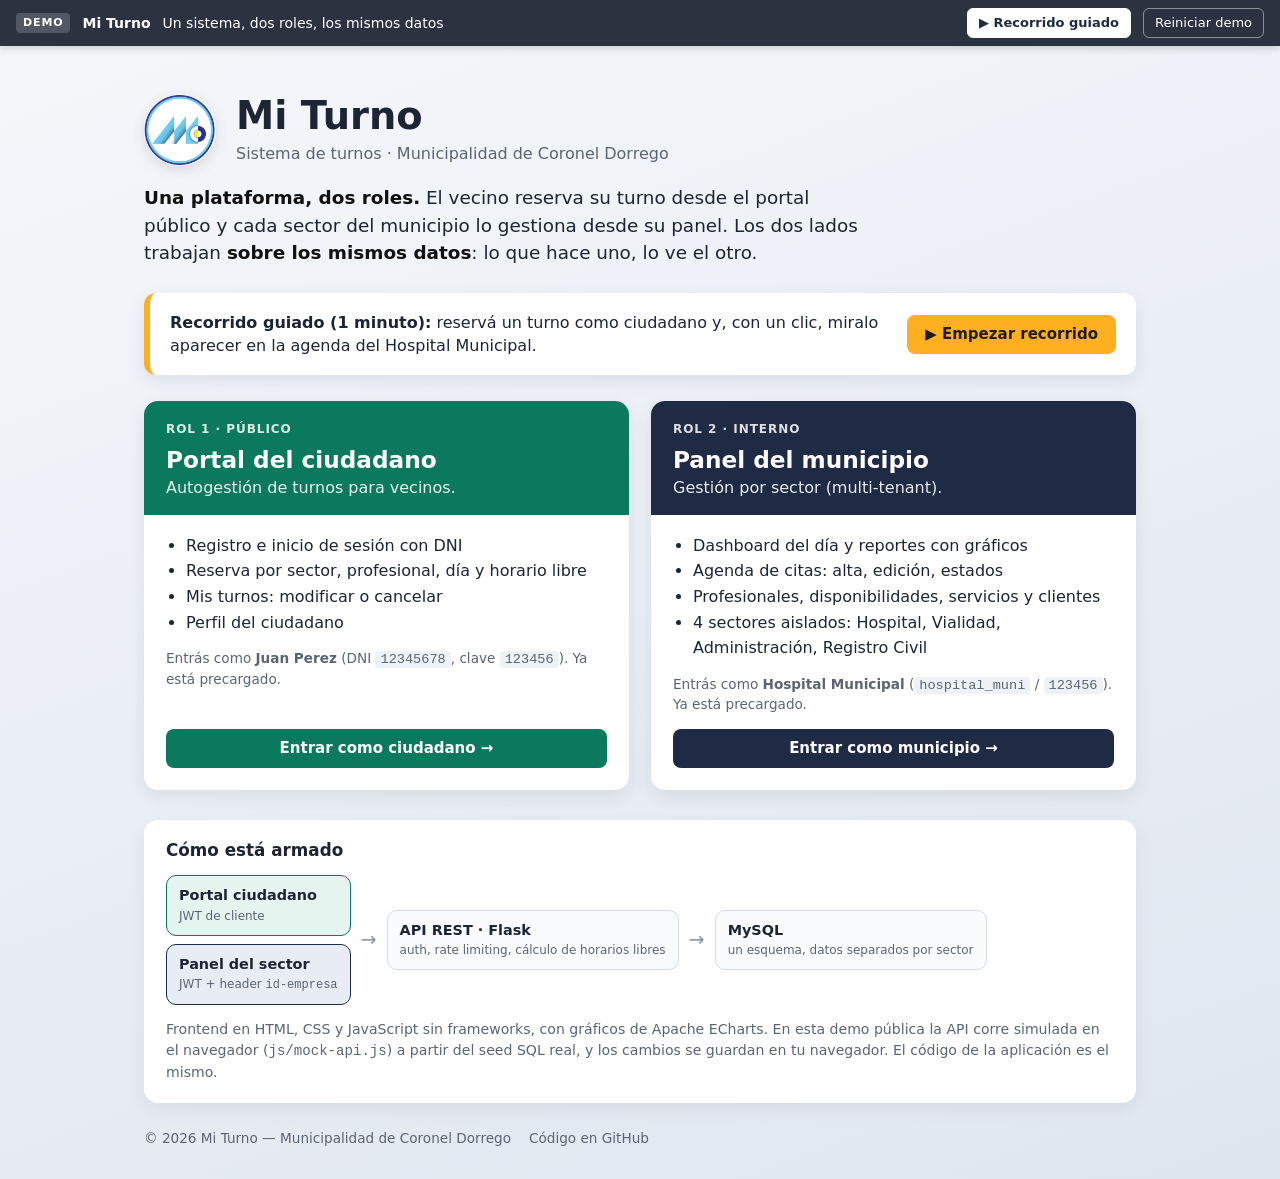
<file: demo/index.html>
<!DOCTYPE html>
<html lang="es">

<head>
    <meta charset="UTF-8">
    <meta name="viewport" content="width=device-width, initial-scale=1.0">
    <title>Mi Turno — Demo del sistema de turnos municipal</title>
    <meta name="description"
        content="Demo de Mi Turno: portal del ciudadano y panel de gestión del municipio sobre los mismos datos.">
    <link rel="icon" type="image/png" href="assets/img/logo-muni.png">
    <link rel="stylesheet" href="assets/css/style.css">
    <link rel="stylesheet" href="assets/css/demo.css">
    <style>
        .home {
            min-height: 100vh;
            background: linear-gradient(160deg, #f5f7fa 0%, #dfe6f0 100%);
            color: #1d2433;
            font-family: system-ui, -apple-system, "Segoe UI", Roboto, sans-serif;
        }

        .home__wrap {
            max-width: 1040px;
            margin: 0 auto;
            padding: 48px 24px 32px;
        }

        .home__hero {
            display: flex;
            align-items: center;
            gap: 20px;
            margin-bottom: 14px;
        }

        .home__hero img {
            width: 72px;
            height: 72px;
            border-radius: 50%;
            box-shadow: 0 4px 14px rgba(0, 0, 0, 0.12);
        }

        .home__hero h1 {
            font-size: clamp(1.7rem, 3.4vw, 2.4rem);
            line-height: 1.1;
            margin: 0;
        }

        .home__hero p {
            margin: 4px 0 0;
            color: #5b6472;
        }

        .home__lead {
            font-size: 1.15rem;
            line-height: 1.5;
            max-width: 720px;
            margin: 18px 0 26px;
        }

        .home__lead strong {
            color: #111;
        }

        .home__tour {
            display: flex;
            flex-wrap: wrap;
            align-items: center;
            gap: 14px 18px;
            background: #fff;
            border-left: 6px solid var(--demo-accent);
            border-radius: 12px;
            padding: 18px 20px;
            box-shadow: 0 6px 18px rgba(16, 24, 40, 0.08);
            margin-bottom: 26px;
        }

        .home__tour p {
            flex: 1 1 320px;
            margin: 0;
            line-height: 1.45;
        }

        .home__btn {
            display: inline-flex;
            align-items: center;
            justify-content: center;
            gap: 8px;
            border: 0;
            border-radius: 8px;
            padding: 12px 18px;
            font: 700 15px/1 system-ui, -apple-system, "Segoe UI", Roboto, sans-serif;
            cursor: pointer;
            text-decoration: none;
            color: #fff;
            background: #1f2a44;
            transition: transform 0.15s ease, box-shadow 0.15s ease;
        }

        .home__btn:hover,
        .home__btn:focus-visible {
            transform: translateY(-1px);
            box-shadow: 0 6px 14px rgba(0, 0, 0, 0.18);
            outline: none;
        }

        .home__btn--tour {
            background: var(--demo-accent);
            color: #1d1d1d;
        }

        .home__roles {
            display: grid;
            grid-template-columns: repeat(auto-fit, minmax(280px, 1fr));
            gap: 22px;
            align-items: stretch;
        }

        .role-card {
            display: flex;
            flex-direction: column;
            background: #fff;
            border-radius: 14px;
            overflow: hidden;
            box-shadow: 0 6px 18px rgba(16, 24, 40, 0.08);
        }

        .role-card__head {
            padding: 20px 22px 16px;
            color: #fff;
        }

        .role-card--ciudadano .role-card__head {
            background: var(--demo-ciudadano);
        }

        .role-card--municipio .role-card__head {
            background: var(--demo-municipio);
        }

        .role-card__kicker {
            font-size: 12px;
            font-weight: 700;
            letter-spacing: 0.08em;
            text-transform: uppercase;
            opacity: 0.85;
        }

        .role-card__head h2 {
            font-size: 1.45rem;
            margin: 6px 0 2px;
            color: #fff;
        }

        .role-card__head p {
            margin: 0;
            opacity: 0.9;
        }

        .role-card__body {
            padding: 18px 22px 22px;
            display: flex;
            flex-direction: column;
            gap: 14px;
            flex: 1;
        }

        .role-card ul {
            margin: 0;
            padding-left: 20px;
            list-style: disc;
            line-height: 1.6;
        }

        .role-card__login {
            font-size: 0.85rem;
            color: #5b6472;
            margin: 0;
        }

        .role-card__login code {
            background: #eef2f7;
            border-radius: 4px;
            padding: 1px 5px;
        }

        .role-card__cta {
            margin-top: auto;
        }

        .role-card--ciudadano .home__btn {
            background: var(--demo-ciudadano);
        }

        .home__arch {
            margin-top: 30px;
            background: #fff;
            border-radius: 14px;
            padding: 20px 22px;
            box-shadow: 0 6px 18px rgba(16, 24, 40, 0.06);
        }

        .home__arch h3 {
            margin: 0 0 14px;
            font-size: 1.05rem;
        }

        .arch {
            display: flex;
            flex-wrap: wrap;
            align-items: center;
            gap: 10px;
        }

        .arch__node {
            border: 1px solid #d5dbe6;
            border-radius: 10px;
            padding: 10px 12px;
            font-size: 0.9rem;
            line-height: 1.35;
            background: #fafbfd;
        }

        .arch__node strong {
            display: block;
        }

        .arch__node small {
            color: #5b6472;
        }

        .arch__node--ciudadano {
            border-color: var(--demo-ciudadano);
            background: var(--demo-ciudadano-soft);
        }

        .arch__node--municipio {
            border-color: var(--demo-municipio);
            background: var(--demo-municipio-soft);
        }

        .arch__stack {
            display: flex;
            flex-direction: column;
            gap: 8px;
        }

        .arch__arrow {
            color: #8a93a3;
            font-size: 1.2rem;
        }

        .home__arch-note {
            margin: 14px 0 0;
            font-size: 0.88rem;
            color: #5b6472;
            line-height: 1.5;
        }

        .home__foot {
            margin-top: 26px;
            font-size: 0.85rem;
            color: #5b6472;
            display: flex;
            flex-wrap: wrap;
            gap: 6px 18px;
        }

        .home__foot a {
            color: inherit;
        }
    </style>
</head>

<body class="home">
    <main class="home__wrap">
        <header class="home__hero">
            <img src="assets/img/logo-muni.png" alt="Logo Municipalidad de Coronel Dorrego" width="72" height="72">
            <div>
                <h1>Mi Turno</h1>
                <p>Sistema de turnos · Municipalidad de Coronel Dorrego</p>
            </div>
        </header>

        <p class="home__lead">
            <strong>Una plataforma, dos roles.</strong> El vecino reserva su turno desde el portal público y
            cada sector del municipio lo gestiona desde su panel. Los dos lados trabajan
            <strong>sobre los mismos datos</strong>: lo que hace uno, lo ve el otro.
        </p>

        <section class="home__tour" aria-label="Recorrido guiado">
            <p><strong>Recorrido guiado (1 minuto):</strong> reservá un turno como ciudadano y, con un clic,
                miralo aparecer en la agenda del Hospital Municipal.</p>
            <button type="button" class="home__btn home__btn--tour" onclick="turnosDemoStartTour()">▶ Empezar
                recorrido</button>
        </section>

        <section class="home__roles" aria-label="Elegí un rol">
            <article class="role-card role-card--ciudadano">
                <div class="role-card__head">
                    <div class="role-card__kicker">Rol 1 · Público</div>
                    <h2>Portal del ciudadano</h2>
                    <p>Autogestión de turnos para vecinos.</p>
                </div>
                <div class="role-card__body">
                    <ul>
                        <li>Registro e inicio de sesión con DNI</li>
                        <li>Reserva por sector, profesional, día y horario libre</li>
                        <li>Mis turnos: modificar o cancelar</li>
                        <li>Perfil del ciudadano</li>
                    </ul>
                    <p class="role-card__login">Entrás como <strong>Juan Perez</strong> (DNI <code>12345678</code>,
                        clave <code>123456</code>). Ya está precargado.</p>
                    <a class="home__btn role-card__cta" href="cliente.html">Entrar como ciudadano →</a>
                </div>
            </article>

            <article class="role-card role-card--municipio">
                <div class="role-card__head">
                    <div class="role-card__kicker">Rol 2 · Interno</div>
                    <h2>Panel del municipio</h2>
                    <p>Gestión por sector (multi-tenant).</p>
                </div>
                <div class="role-card__body">
                    <ul>
                        <li>Dashboard del día y reportes con gráficos</li>
                        <li>Agenda de citas: alta, edición, estados</li>
                        <li>Profesionales, disponibilidades, servicios y clientes</li>
                        <li>4 sectores aislados: Hospital, Vialidad, Administración, Registro Civil</li>
                    </ul>
                    <p class="role-card__login">Entrás como <strong>Hospital Municipal</strong>
                        (<code>hospital_muni</code> / <code>123456</code>). Ya está precargado.</p>
                    <a class="home__btn role-card__cta" href="login.html">Entrar como municipio →</a>
                </div>
            </article>
        </section>

        <section class="home__arch" aria-label="Arquitectura">
            <h3>Cómo está armado</h3>
            <div class="arch">
                <div class="arch__stack">
                    <div class="arch__node arch__node--ciudadano"><strong>Portal ciudadano</strong><small>JWT de
                            cliente</small></div>
                    <div class="arch__node arch__node--municipio"><strong>Panel del sector</strong><small>JWT +
                            header <code>id-empresa</code></small></div>
                </div>
                <span class="arch__arrow" aria-hidden="true">→</span>
                <div class="arch__node"><strong>API REST · Flask</strong><small>auth, rate limiting, cálculo de
                        horarios libres</small></div>
                <span class="arch__arrow" aria-hidden="true">→</span>
                <div class="arch__node"><strong>MySQL</strong><small>un esquema, datos separados por
                        sector</small></div>
            </div>
            <p class="home__arch-note">
                Frontend en HTML, CSS y JavaScript sin frameworks, con gráficos de Apache ECharts. En esta demo
                pública la API corre simulada en el navegador (<code>js/mock-api.js</code>) a partir del seed SQL
                real, y los cambios se guardan en tu navegador. El código de la aplicación es el mismo.
            </p>
        </section>

        <footer class="home__foot">
            <span>&copy; <script>document.write(new Date().getFullYear())</script> Mi Turno — Municipalidad de
                Coronel Dorrego</span>
            <a href="https://github.com/YukaC/MuniDgoSaaS" target="_blank" rel="noopener">Código en GitHub</a>
        </footer>
    </main>

    <script src="assets/js/mock-api.js"></script>
    <script src="assets/js/demo-bar.js"></script>
</body>

</html>
</file>
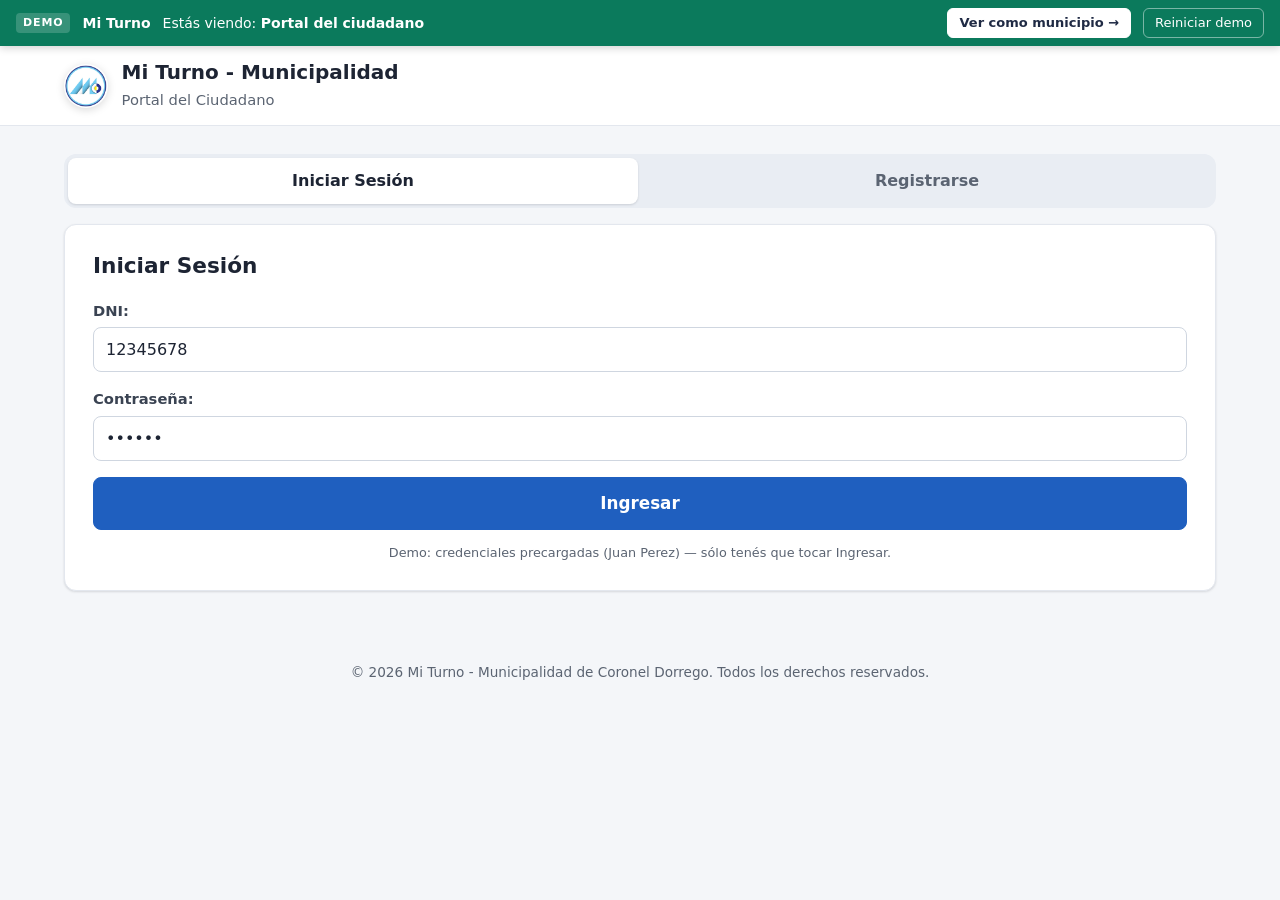
<file: demo/cliente.html>
<!DOCTYPE html>
<html lang="es">

<head>
    <meta charset="UTF-8">
    <meta name="viewport" content="width=device-width, initial-scale=1.0">
    <title>Mi Turno - Portal del Cliente</title>
    <link rel="icon" type="image/png" href="assets/img/logo-muni.png">
    <link rel="stylesheet" href="assets/css/style.css">
    <link rel="stylesheet" href="assets/css/demo.css">
</head>

<body class="cliente-body">
    <!-- Header -->
    <header class="cliente-header">
        <div class="container">
            <div class="header-content">
                <img src="assets/img/logo-muni.png" alt="Logo Municipalidad de Coronel Dorrego" class="logo-muni"
                    loading="lazy" width="60" height="60">
                <div class="header-text">
                    <h1>Mi Turno - Municipalidad</h1>
                    <p>Portal del Ciudadano</p>
                </div>
            </div>
        </div>
    </header>

    <main class="container">
        <!-- Sección de Autenticación (Login/Registro) -->
        <section id="seccion-auth">
            <div class="auth-tabs">
                <button class="tab-btn active" onclick="mostrarTab('login')">Iniciar Sesión</button>
                <button class="tab-btn" onclick="mostrarTab('registro')">Registrarse</button>
            </div>

            <!-- Tab de Login -->
            <div id="tab-login" class="tab-content active">
                <div class="card">
                    <h2>Iniciar Sesión</h2>
                    <form id="formLogin">
                        <div class="form-group">
                            <label for="loginDni">DNI:</label>
                            <input type="text" id="loginDni" class="form-control" required value="12345678">
                        </div>
                        <div class="form-group">
                            <label for="loginPassword">Contraseña:</label>
                            <input type="password" id="loginPassword" class="form-control" required value="123456">
                        </div>
                        <button type="submit" class="btn-primary btn-large">Ingresar</button>
                        <p class="demo-hint" role="note">Demo: credenciales precargadas (Juan Perez) —
                            sólo tenés que tocar Ingresar.</p>
                    </form>
                </div>
            </div>

            <!-- Tab de Registro -->
            <div id="tab-registro" class="tab-content" style="display: none;">
                <div class="card">
                    <h2>Crear una Cuenta</h2>
                    <form id="formRegistro">
                        <div class="form-row">
                            <div class="form-group">
                                <label for="regDni">DNI:</label>
                                <input type="text" id="regDni" class="form-control" required>
                            </div>
                            <div class="form-group">
                                <label for="regPassword">Contraseña:</label>
                                <input type="password" id="regPassword" class="form-control" required>
                            </div>
                        </div>
                        <div class="form-row">
                            <div class="form-group">
                                <label for="regNombre">Nombre:</label>
                                <input type="text" id="regNombre" class="form-control" required>
                            </div>
                            <div class="form-group">
                                <label for="regApellido">Apellido:</label>
                                <input type="text" id="regApellido" class="form-control" required>
                            </div>
                        </div>
                        <div class="form-row">
                            <div class="form-group">
                                <label for="regEmail">Email (Opcional):</label>
                                <input type="email" id="regEmail" class="form-control">
                            </div>
                            <div class="form-group">
                                <label for="regTelefono">Teléfono (Opcional):</label>
                                <input type="tel" id="regTelefono" class="form-control">
                            </div>
                        </div>
                        <button type="submit" class="btn-primary btn-large">Crear Cuenta</button>
                    </form>
                </div>
            </div>
        </section>

        <!-- Barra de Navegación Global (oculta hasta el login) -->
        <nav id="nav-global" class="cliente-nav" style="display: none;">
            <button id="btn-volver" class="nav-btn nav-btn--back" onclick="volverADashboard()"
                style="display: none;">
                ← Volver
            </button>
            <span class="cliente-info" id="clienteNombreNavGlobal">Usuario</span>
            <div class="cliente-nav__actions">
                <button class="nav-btn" onclick="verPerfilGlobal()">Mi perfil</button>
                <button class="nav-btn" onclick="cerrarSesion()">Cerrar sesión</button>
            </div>
        </nav>

        <!-- Dashboard Principal (Todos los Turnos) -->
        <section id="dashboard-principal" style="display: none;">
            <div class="card">
                <div style="display: flex; justify-content: space-between; align-items: center; margin-bottom: 1.5rem;">
                    <h2>Mis Turnos</h2>
                    <button class="btn-primary" onclick="iniciarReserva()" style="width: auto;">
                        + Reservar Nuevo Turno
                    </button>
                </div>
                <p class="page-subtitle">Tus turnos en todos los sectores del municipio.</p>

                <div id="resultados-turnos-todas-areas"></div>
            </div>
        </section>

        <!-- Panel de Reserva de Turno -->
        <section id="panel-reserva" class="card" style="display: none;">
            <h2>Reservar Nuevo Turno</h2>

            <div class="form-group">
                <label>Selecciona el Sector:</label>
                <select id="selectEmpresaReserva" class="form-control" onchange="cambiarEmpresaReserva()">
                    <option value="">Cargando sectores...</option>
                </select>
            </div>

            <form id="formReservar">
                <div class="form-group">
                    <label for="selectProfesional">Profesional / Especialidad:</label>
                    <select id="selectProfesional" class="form-control" required onchange="actualizarInfoProfesional()">
                        <option value="">Primero selecciona un sector...</option>
                    </select>
                    <small class="form-text" id="infoEspecialidad" style="display: none;"></small>
                    <small class="form-text" id="infoDiasDisponibles" style="display: none;"></small>
                </div>

                <div class="form-row">
                    <div class="form-group">
                        <label for="fechaTurno">Fecha:</label>
                        <input type="date" id="fechaTurno" class="form-control" required
                            onchange="cargarHorariosDisponibles()">
                    </div>
                    <div class="form-group">
                        <label for="horaTurno">Hora:</label>
                        <select id="horaTurno" class="form-control" required disabled>
                            <option value="">Primero selecciona fecha y profesional</option>
                        </select>
                    </div>
                </div>

                <div class="form-group">
                    <label for="observacionesTurno">Observaciones (Opcional):</label>
                    <textarea id="observacionesTurno" class="form-control" rows="3"
                        placeholder="Agregar cualquier consideración o información adicional..."></textarea>
                </div>

                <div style="display: flex; gap: 1rem;">
                    <button type="button" class="btn-secondary" onclick="cancelarReserva()">Cancelar</button>
                    <button type="submit" class="btn-primary btn-large" id="btnReservar" style="flex: 1;">
                        Confirmar Reserva
                    </button>
                </div>
            </form>
        </section>

        <!-- Panel de Modificación de Turno (agregado SOLO en la demo) -->
        <section id="panel-modificar" class="card" style="display: none;">
            <h2>Modificar Turno</h2>
            <p class="help-text">Elige la nueva fecha y hora para tu turno.</p>

            <div class="form-group">
                <label for="modFecha">Nueva fecha:</label>
                <input type="date" id="modFecha" class="form-control" onchange="cargarHorariosModificar()">
            </div>

            <div class="form-group">
                <label for="modHora">Nueva hora:</label>
                <select id="modHora" class="form-control" disabled>
                    <option value="">Primero selecciona una fecha</option>
                </select>
            </div>

            <div style="display: flex; gap: 1rem;">
                <button type="button" class="btn-secondary" onclick="cancelarModificacion()">Cancelar</button>
                <button type="button" class="btn-primary btn-large" style="flex: 1;" onclick="guardarModificacion()">
                    Guardar Cambios
                </button>
            </div>
        </section>

        <!-- Sección: Mi Perfil -->
        <section id="seccion-perfil" class="card" style="display: none;">
            <h2>Mi Perfil</h2>
            <form id="formPerfil">
                <div class="form-row">
                    <div class="form-group">
                        <label>Nombre:</label>
                        <input type="text" id="perfilNombre" class="form-control" required>
                    </div>
                    <div class="form-group">
                        <label>Apellido:</label>
                        <input type="text" id="perfilApellido" class="form-control" required>
                    </div>
                </div>
                <div class="form-row">
                    <div class="form-group">
                        <label>Email:</label>
                        <input type="email" id="perfilEmail" class="form-control">
                    </div>
                    <div class="form-group">
                        <label>Teléfono:</label>
                        <input type="number" id="perfilTelefono" class="form-control">
                    </div>
                </div>
                <div class="form-row">
                    <div class="form-group">
                        <label>Nueva Contraseña (dejar en blanco para no cambiar):</label>
                        <input type="password" id="perfilPassword" class="form-control" placeholder="******">
                    </div>
                    <div class="form-group">
                        <label>DNI:</label>
                        <input type="number" id="perfilDni" class="form-control" required readonly>
                    </div>
                </div>
                <button type="submit" class="btn-primary btn-large">Guardar Cambios</button>
            </form>
        </section>
    </main>

    <!-- Modal de Confirmación -->
    <div id="modalConfirmacion" class="modal-overlay" style="display: none;">
        <div class="modal-content modal-small">
            <div class="modal-header">
                <h3 id="modalTitulo">Confirmación</h3>
                <span class="close-modal" onclick="cerrarModal()">&times;</span>
            </div>
            <div class="modal-body">
                <p id="modalMensaje"></p>
            </div>
            <div class="modal-footer">
                <button class="btn-primary" onclick="cerrarModal()">Aceptar</button>
            </div>
        </div>
    </div>

    <!-- Footer -->
    <footer class="cliente-footer">
        <div class="container">
            <p>&copy;
                <script>document.write(new Date().getFullYear())</script> Mi Turno - Municipalidad de Coronel Dorrego.
                Todos los derechos reservados.
            </p>
        </div>
    </footer>

    <!-- Scripts -->
    <!-- Demo estatica: intercepta fetch antes de config.js -->
    <script src="assets/js/mock-api.js"></script>
    <script src="assets/js/demo-bar.js"></script>
    <script src="assets/js/config.js"></script>
    <script src="assets/js/utils.js"></script>
    <script src="assets/js/cliente-publico.js"></script>
</body>

</html>
</file>
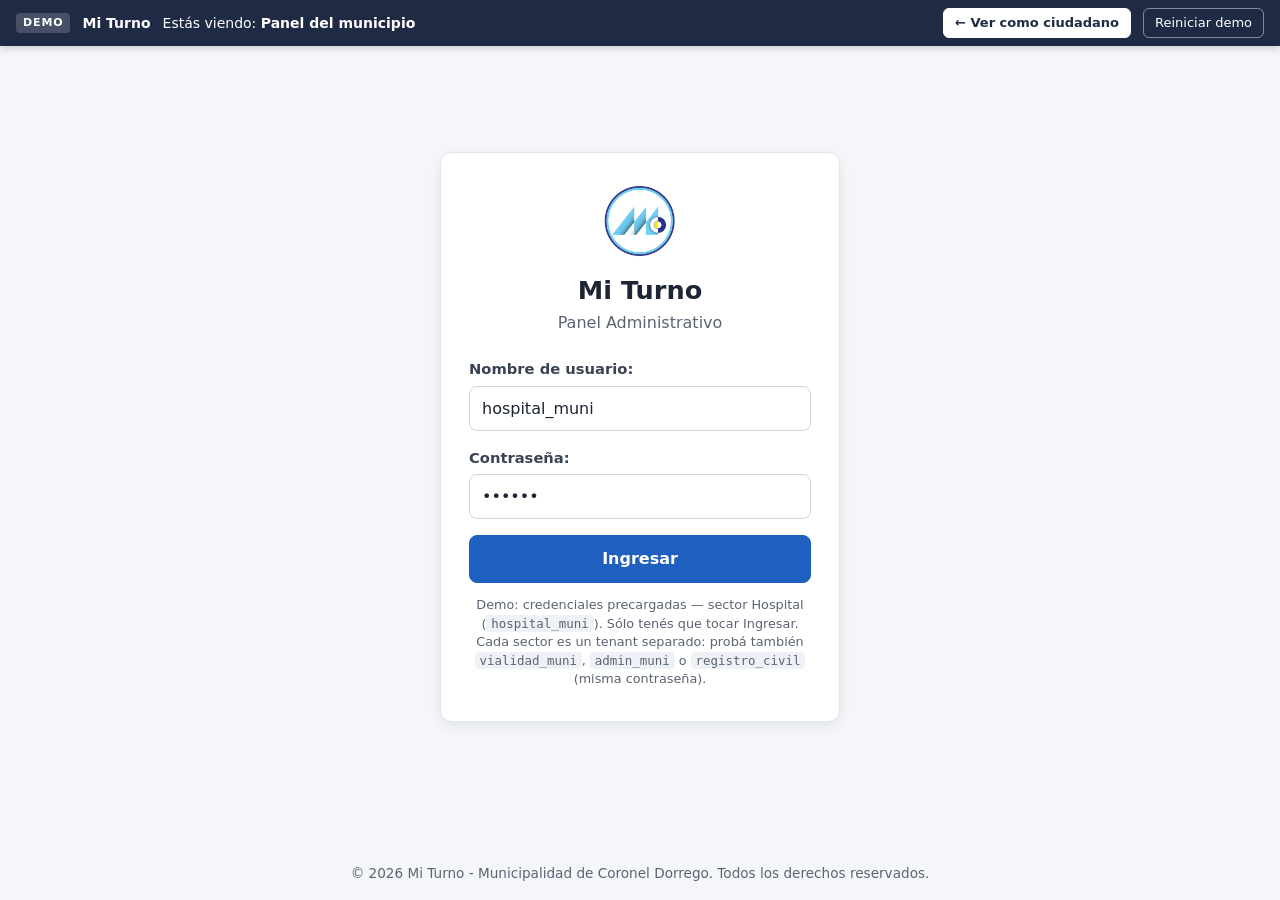
<file: demo/login.html>
<!DOCTYPE html>
<html lang="es">

<head>
    <meta charset="UTF-8">
    <meta name="viewport" content="width=device-width, initial-scale=1.0">
    <title>Iniciar Sesión - Mi Turno</title>
    <link rel="icon" type="image/png" href="assets/img/logo-muni.png">
    <!-- Importamos el CSS unificado -->
    <link rel="stylesheet" href="assets/css/style.css">
    <link rel="stylesheet" href="assets/css/demo.css">
</head>

<body class="login-page">

    <div class="login-container">
        <img src="assets/img/logo-muni.png" alt="Logo Municipalidad de Coronel Dorrego" class="login-logo">
        <h1>Mi Turno</h1>
        <p class="login-subtitle">Panel Administrativo</p>

        <form id="login-form">
            <div class="form-group">
                <label for="user">Nombre de usuario:</label>
                <input type="text" id="user" name="user" placeholder="Ej: admin_clinica" required
                    autocomplete="username" value="hospital_muni">
            </div>

            <div class="form-group">
                <label for="password">Contraseña:</label>
                <input type="password" id="password" name="password" placeholder="••••••••" required
                    autocomplete="current-password" value="123456">
            </div>

            <button type="submit" class="btn-primary" id="btnLogin">Ingresar</button>

            <p class="demo-hint" role="note">Demo: credenciales precargadas — sector Hospital
                (<code>hospital_muni</code>). Sólo tenés que tocar Ingresar. Cada sector es un tenant
                separado: probá también <code>vialidad_muni</code>, <code>admin_muni</code> o
                <code>registro_civil</code> (misma contraseña).</p>
        </form>
    </div>

    <!-- Footer -->
    <footer class="login-footer">
        <p>&copy;
            <script>document.write(new Date().getFullYear())</script> Mi Turno - Municipalidad de Coronel Dorrego. Todos
            los derechos reservados.
        </p>
    </footer>

    <!-- Scripts necesarios -->
    <!-- Demo estatica: intercepta fetch antes de config.js -->
    <script src="assets/js/mock-api.js"></script>
    <script src="assets/js/demo-bar.js"></script>
    <script src="assets/js/config.js"></script>
    <script src="assets/js/login.js"></script>
</body>

</html>
</file>
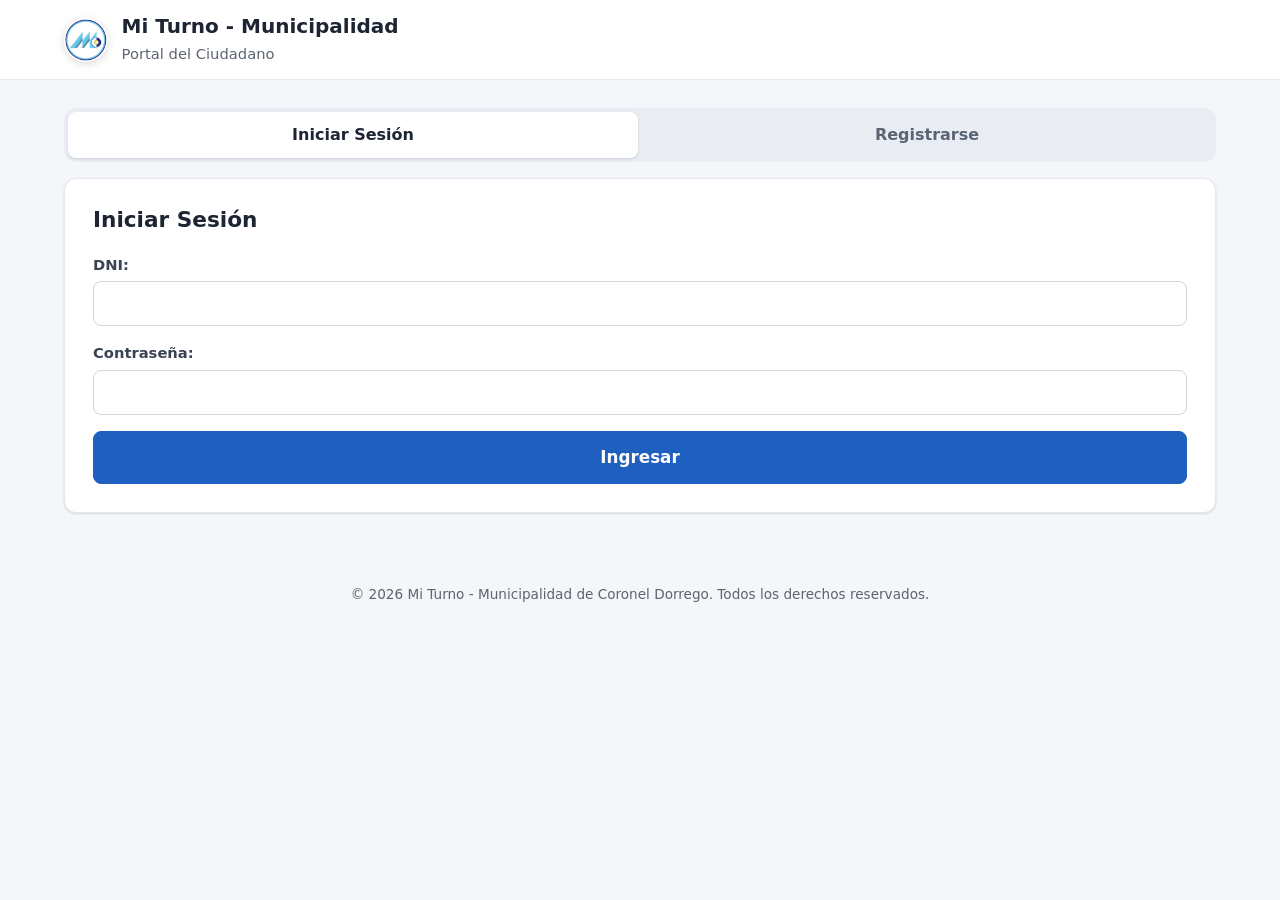
<file: frontend/cliente.html>
<!DOCTYPE html>
<html lang="es">

<head>
    <meta charset="UTF-8">
    <meta name="viewport" content="width=device-width, initial-scale=1.0">
    <title>Mi Turno - Portal del Cliente</title>
    <link rel="icon" type="image/png" href="img/logo-muni.png">
    <link rel="stylesheet" href="css/style.css">
</head>

<body class="cliente-body">
    <!-- Header -->
    <header class="cliente-header">
        <div class="container">
            <div class="header-content">
                <img src="img/logo-muni.png" alt="Logo Municipalidad de Coronel Dorrego" class="logo-muni"
                    loading="lazy" width="60" height="60">
                <div class="header-text">
                    <h1>Mi Turno - Municipalidad</h1>
                    <p>Portal del Ciudadano</p>
                </div>
            </div>
        </div>
    </header>

    <main class="container">
        <!-- Sección de Autenticación (Login/Registro) -->
        <section id="seccion-auth">
            <div class="auth-tabs">
                <button class="tab-btn active" onclick="mostrarTab('login')">Iniciar Sesión</button>
                <button class="tab-btn" onclick="mostrarTab('registro')">Registrarse</button>
            </div>

            <!-- Tab de Login -->
            <div id="tab-login" class="tab-content active">
                <div class="card">
                    <h2>Iniciar Sesión</h2>
                    <form id="formLogin">
                        <div class="form-group">
                            <label for="loginDni">DNI:</label>
                            <input type="text" id="loginDni" class="form-control" required>
                        </div>
                        <div class="form-group">
                            <label for="loginPassword">Contraseña:</label>
                            <input type="password" id="loginPassword" class="form-control" required>
                        </div>
                        <button type="submit" class="btn-primary btn-large">Ingresar</button>
                    </form>
                </div>
            </div>

            <!-- Tab de Registro -->
            <div id="tab-registro" class="tab-content" style="display: none;">
                <div class="card">
                    <h2>Crear una Cuenta</h2>
                    <form id="formRegistro">
                        <div class="form-row">
                            <div class="form-group">
                                <label for="regDni">DNI:</label>
                                <input type="text" id="regDni" class="form-control" required>
                            </div>
                            <div class="form-group">
                                <label for="regPassword">Contraseña:</label>
                                <input type="password" id="regPassword" class="form-control" required>
                            </div>
                        </div>
                        <div class="form-row">
                            <div class="form-group">
                                <label for="regNombre">Nombre:</label>
                                <input type="text" id="regNombre" class="form-control" required>
                            </div>
                            <div class="form-group">
                                <label for="regApellido">Apellido:</label>
                                <input type="text" id="regApellido" class="form-control" required>
                            </div>
                        </div>
                        <div class="form-row">
                            <div class="form-group">
                                <label for="regEmail">Email (Opcional):</label>
                                <input type="email" id="regEmail" class="form-control">
                            </div>
                            <div class="form-group">
                                <label for="regTelefono">Teléfono (Opcional):</label>
                                <input type="tel" id="regTelefono" class="form-control">
                            </div>
                        </div>
                        <button type="submit" class="btn-primary btn-large">Crear Cuenta</button>
                    </form>
                </div>
            </div>
        </section>

        <!-- Barra de Navegación Global (oculta hasta el login) -->
        <nav id="nav-global" class="cliente-nav" style="display: none;">
            <button id="btn-volver" class="nav-btn nav-btn--back" onclick="volverADashboard()"
                style="display: none;">
                ← Volver
            </button>
            <span class="cliente-info" id="clienteNombreNavGlobal">Usuario</span>
            <div class="cliente-nav__actions">
                <button class="nav-btn" onclick="verPerfilGlobal()">Mi perfil</button>
                <button class="nav-btn" onclick="cerrarSesion()">Cerrar sesión</button>
            </div>
        </nav>

        <!-- Dashboard Principal (Todos los Turnos) -->
        <section id="dashboard-principal" style="display: none;">
            <div class="card">
                <div style="display: flex; justify-content: space-between; align-items: center; margin-bottom: 1.5rem;">
                    <h2>Mis Turnos</h2>
                    <button class="btn-primary" onclick="iniciarReserva()" style="width: auto;">
                        + Reservar Nuevo Turno
                    </button>
                </div>
                <p class="page-subtitle">Tus turnos en todos los sectores del municipio.</p>

                <div id="resultados-turnos-todas-areas"></div>
            </div>
        </section>

        <!-- Panel de Reserva de Turno -->
        <section id="panel-reserva" class="card" style="display: none;">
            <h2>Reservar Nuevo Turno</h2>

            <div class="form-group">
                <label>Selecciona el Sector:</label>
                <select id="selectEmpresaReserva" class="form-control" onchange="cambiarEmpresaReserva()">
                    <option value="">Cargando sectores...</option>
                </select>
            </div>

            <form id="formReservar">
                <div class="form-group">
                    <label for="selectProfesional">Profesional / Especialidad:</label>
                    <select id="selectProfesional" class="form-control" required onchange="actualizarInfoProfesional()">
                        <option value="">Primero selecciona un sector...</option>
                    </select>
                    <small class="form-text" id="infoEspecialidad" style="display: none;"></small>
                    <small class="form-text" id="infoDiasDisponibles" style="display: none;"></small>
                </div>

                <div class="form-row">
                    <div class="form-group">
                        <label for="fechaTurno">Fecha:</label>
                        <input type="date" id="fechaTurno" class="form-control" required
                            onchange="cargarHorariosDisponibles()">
                    </div>
                    <div class="form-group">
                        <label for="horaTurno">Hora:</label>
                        <select id="horaTurno" class="form-control" required disabled>
                            <option value="">Primero selecciona fecha y profesional</option>
                        </select>
                    </div>
                </div>

                <div class="form-group">
                    <label for="observacionesTurno">Observaciones (Opcional):</label>
                    <textarea id="observacionesTurno" class="form-control" rows="3"
                        placeholder="Agregar cualquier consideración o información adicional..."></textarea>
                </div>

                <div style="display: flex; gap: 1rem;">
                    <button type="button" class="btn-secondary" onclick="cancelarReserva()">Cancelar</button>
                    <button type="submit" class="btn-primary btn-large" id="btnReservar" style="flex: 1;">
                        Confirmar Reserva
                    </button>
                </div>
            </form>
        </section>

        <!-- Sección: Mi Perfil -->
        <section id="seccion-perfil" class="card" style="display: none;">
            <h2>Mi Perfil</h2>
            <form id="formPerfil">
                <div class="form-row">
                    <div class="form-group">
                        <label>Nombre:</label>
                        <input type="text" id="perfilNombre" class="form-control" required>
                    </div>
                    <div class="form-group">
                        <label>Apellido:</label>
                        <input type="text" id="perfilApellido" class="form-control" required>
                    </div>
                </div>
                <div class="form-row">
                    <div class="form-group">
                        <label>Email:</label>
                        <input type="email" id="perfilEmail" class="form-control">
                    </div>
                    <div class="form-group">
                        <label>Teléfono:</label>
                        <input type="number" id="perfilTelefono" class="form-control">
                    </div>
                </div>
                <div class="form-row">
                    <div class="form-group">
                        <label>Nueva Contraseña (dejar en blanco para no cambiar):</label>
                        <input type="password" id="perfilPassword" class="form-control" placeholder="******">
                    </div>
                    <div class="form-group">
                        <label>DNI:</label>
                        <input type="number" id="perfilDni" class="form-control" required readonly>
                    </div>
                </div>
                <button type="submit" class="btn-primary btn-large">Guardar Cambios</button>
            </form>
        </section>
    </main>

    <!-- Modal de Confirmación -->
    <div id="modalConfirmacion" class="modal-overlay" style="display: none;">
        <div class="modal-content modal-small">
            <div class="modal-header">
                <h3 id="modalTitulo">Confirmación</h3>
                <span class="close-modal" onclick="cerrarModal()">&times;</span>
            </div>
            <div class="modal-body">
                <p id="modalMensaje"></p>
            </div>
            <div class="modal-footer">
                <button class="btn-primary" onclick="cerrarModal()">Aceptar</button>
            </div>
        </div>
    </div>

    <!-- Footer -->
    <footer class="cliente-footer">
        <div class="container">
            <p>&copy;
                <script>document.write(new Date().getFullYear())</script> Mi Turno - Municipalidad de Coronel Dorrego.
                Todos los derechos reservados.
            </p>
        </div>
    </footer>

    <!-- Scripts -->
    <script src="js/config.js"></script>
    <script src="js/utils.js"></script>
    <script src="js/cliente-publico.js"></script>
</body>

</html>
</file>
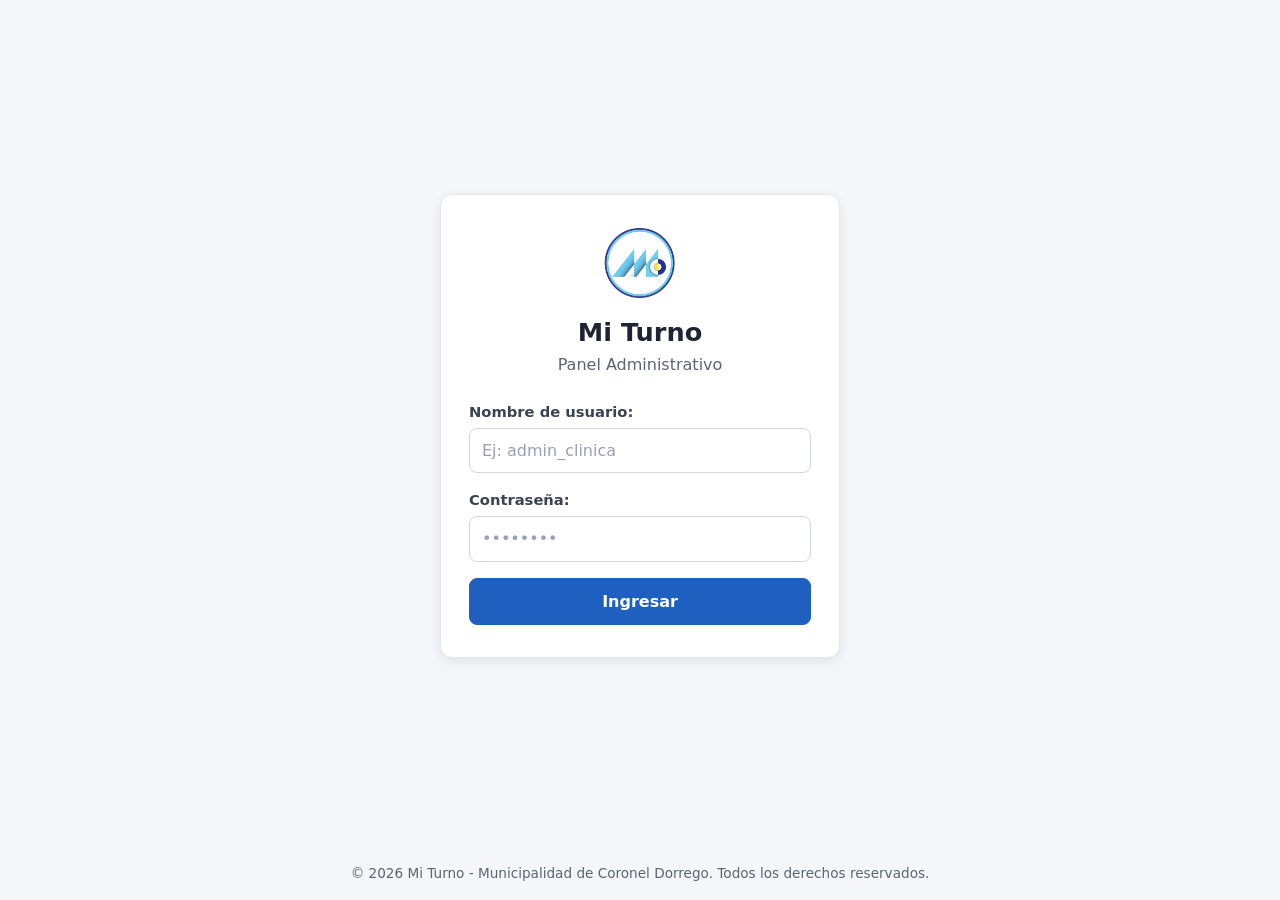
<file: frontend/login.html>
<!DOCTYPE html>
<html lang="es">

<head>
    <meta charset="UTF-8">
    <meta name="viewport" content="width=device-width, initial-scale=1.0">
    <title>Iniciar Sesión - Mi Turno</title>
    <link rel="icon" type="image/png" href="img/logo-muni.png">
    <!-- Importamos el CSS unificado -->
    <link rel="stylesheet" href="css/style.css">
</head>

<body class="login-page">

    <div class="login-container">
        <img src="img/logo-muni.png" alt="Logo Municipalidad de Coronel Dorrego" class="login-logo">
        <h1>Mi Turno</h1>
        <p class="login-subtitle">Panel Administrativo</p>

        <form id="login-form">
            <div class="form-group">
                <label for="user">Nombre de usuario:</label>
                <input type="text" id="user" name="user" placeholder="Ej: admin_clinica" required
                    autocomplete="username">
            </div>

            <div class="form-group">
                <label for="password">Contraseña:</label>
                <input type="password" id="password" name="password" placeholder="••••••••" required
                    autocomplete="current-password">
            </div>

            <button type="submit" class="btn-primary" id="btnLogin">Ingresar</button>
        </form>
    </div>

    <!-- Footer -->
    <footer class="login-footer">
        <p>&copy;
            <script>document.write(new Date().getFullYear())</script> Mi Turno - Municipalidad de Coronel Dorrego. Todos
            los derechos reservados.
        </p>
    </footer>

    <!-- Scripts necesarios -->
    <script src="js/config.js"></script>
    <script src="js/login.js"></script>
</body>

</html>
</file>
<file: demo/assets/css/style.css>
/* ==================== VARIABLES Y CONFIGURACION BASE ==================== */
:root {
    --primary: #1f5fbf;
    --primary-dark: #174a96;
    --primary-soft: #e8f0fb;
    --dark: #1f2a44;
    --bg: #f4f6f9;
    --white: #ffffff;
    --text: #1d2433;
    --muted: #5b6472;
    --border: #e3e7ee;
    --border-strong: #cfd6e0;
    --shadow: 0 1px 2px rgba(16, 24, 40, 0.06), 0 1px 3px rgba(16, 24, 40, 0.08);
    --shadow-sm: 0 1px 2px rgba(16, 24, 40, 0.05);
    --shadow-md: 0 4px 12px rgba(16, 24, 40, 0.08);
    --shadow-lg: 0 12px 32px rgba(16, 24, 40, 0.16);
    --font: system-ui, -apple-system, "Segoe UI", Roboto, "Helvetica Neue", Arial, sans-serif;
    --success: #1a6e3c;
    --danger: #c62e3a;
    --warning: #8a5a00;
    --info: #1f5fbf;
    --border-radius: 8px;
    --border-radius-lg: 12px;
    --transition: 0.2s ease;
}

* {
    margin: 0;
    padding: 0;
    box-sizing: border-box;
}

body {
    font-family: var(--font);
    background: var(--bg);
    color: var(--text);
    line-height: 1.45;
    min-height: 100vh;
    -webkit-font-smoothing: antialiased;
}

h1,
h2,
h3 {
    color: var(--text);
    line-height: 1.25;
}

:focus-visible {
    outline: 2px solid var(--primary);
    outline-offset: 2px;
}

button {
    cursor: pointer;
}

a {
    text-decoration: none;
    color: var(--primary);
}

ul {
    list-style: none;
}

/* ==================== COMPONENTES BASE REUTILIZABLES ==================== */

/* Tarjetas Base */
.card,
.stat-card,
.login-container {
    background: var(--white);
    padding: 24px;
    border: 1px solid var(--border);
    border-radius: var(--border-radius-lg);
    box-shadow: var(--shadow);
}

.card {
    padding: 1.75rem;
    margin-bottom: 1.5rem;
}

.card h2 {
    margin-bottom: 1.25rem;
    font-size: 1.35rem;
}

/* Inputs */
input,
select,
textarea,
.form-control {
    width: 100%;
    padding: 10px 12px;
    margin-bottom: 15px;
    border: 1px solid var(--border-strong);
    border-radius: var(--border-radius);
    background-color: var(--white);
    color: var(--text);
    font: inherit;
    font-size: 1rem;
    outline: none;
    transition: border-color var(--transition), box-shadow var(--transition);
}

input:focus,
select:focus,
textarea:focus,
.form-control:focus {
    border-color: var(--primary);
    box-shadow: 0 0 0 3px rgba(31, 95, 191, 0.15);
}

input:disabled,
select:disabled,
textarea:disabled,
.form-control:disabled {
    background: #f1f3f6;
    color: #8a93a3;
    cursor: not-allowed;
}

input::placeholder,
textarea::placeholder {
    color: #98a1b0;
    font-family: var(--font);
}

label {
    display: block;
    margin-bottom: 6px;
    font-weight: 600;
    font-size: 0.92rem;
    color: #3a4352;
}

.form-group {
    margin-bottom: 16px;
}

.form-group input,
.form-group select,
.form-group textarea,
.form-group .form-control {
    margin-bottom: 0;
}

.form-row {
    display: grid;
    grid-template-columns: 1fr 1fr;
    gap: 1rem;
    margin-bottom: 1rem;
}

.form-text {
    display: block;
    font-size: 0.85rem;
    color: var(--muted);
    margin-top: 0.35rem;
}

.input-group {
    display: flex;
    gap: 0.5rem;
}

.input-group .form-control {
    flex: 1;
}

.input-group button {
    white-space: nowrap;
}

/* ==================== BOTONES ==================== */

/* Botón Principal */
.btn-primary {
    display: block;
    width: 100%;
    padding: 11px 16px;
    background: var(--primary);
    color: var(--white);
    border: 1px solid var(--primary);
    border-radius: var(--border-radius);
    font: inherit;
    font-size: 1rem;
    font-weight: 600;
    cursor: pointer;
    transition: background var(--transition), border-color var(--transition);
}

.btn-primary:hover {
    background: var(--primary-dark);
    border-color: var(--primary-dark);
}

.btn-primary:disabled {
    opacity: 0.6;
    cursor: not-allowed;
}

/* Botón Secundario */
.btn-secondary {
    background: var(--white);
    color: var(--text);
    padding: 10px 16px;
    border-radius: var(--border-radius);
    border: 1px solid var(--border-strong);
    font: inherit;
    font-weight: 600;
    transition: background var(--transition), border-color var(--transition);
}

.btn-secondary:hover {
    background: #f1f3f6;
}

/* Botón Peligro - UNIFICADO */
.btn-danger {
    background: var(--danger);
    color: white;
    padding: 0.55rem 1rem;
    border: 1px solid var(--danger);
    border-radius: var(--border-radius);
    cursor: pointer;
    font: inherit;
    font-size: 0.92rem;
    font-weight: 600;
    transition: background var(--transition);
}

.btn-danger:hover {
    background: #a8242f;
    border-color: #a8242f;
}

/* Botones de Tamaño */
.btn-sm {
    padding: 0.45rem 0.9rem;
    font-size: 0.9rem;
    border-radius: 6px;
}

.btn-large {
    padding: 0.85rem 1.5rem;
    font-size: 1.05rem;
    margin-top: 1rem;
}

.btn-action {
    background-color: #e9ecef;
    color: #333;
}

.btn-action:hover {
    background-color: #dee2e6;
}

.nav-btn {
    padding: 0.5rem 0.9rem;
    background: var(--white);
    border: 1px solid var(--border-strong);
    border-radius: var(--border-radius);
    font: inherit;
    font-size: 0.95rem;
    font-weight: 600;
    color: var(--text);
    cursor: pointer;
    white-space: nowrap;
    transition: background var(--transition), border-color var(--transition);
}

.nav-btn:hover {
    background: #f1f3f6;
}

.nav-btn.active {
    background: var(--primary-soft);
    color: var(--primary-dark);
    border-color: var(--primary);
}

/* ==================== LAYOUT: SIDEBAR & MAIN ==================== */

/* overflow-x: clip (no hidden) para no crear un contenedor de scroll:
   con hidden, la topbar "sticky" nunca quedaba fija y se superponía al contenido. */
.app-wrapper {
    display: flex;
    min-height: 100vh;
    overflow-x: clip;
}

.sidebar {
    width: 248px;
    background: var(--dark);
    color: var(--white);
    display: flex;
    flex-direction: column;
    flex-shrink: 0;
}

.sidebar .logo {
    padding: 20px 18px;
    border-bottom: 1px solid rgba(255, 255, 255, 0.1);
    font-size: 1.2rem;
    font-weight: 700;
    color: var(--white);
    display: flex;
    align-items: center;
    gap: 12px;
}

.sidebar .logo h2 {
    color: var(--white);
}

/* Logo del municipio - Optimizado */
.logo-muni {
    width: 44px;
    height: 44px;
    object-fit: contain;
    border-radius: 50%;
    background: var(--white);
    padding: 1px;
    flex-shrink: 0;
    box-shadow: 0 2px 8px rgba(0, 0, 0, 0.15);
}

.logo-text {
    text-align: left;
}

.logo-text h2 {
    margin: 0;
    font-size: 1.1rem;
    line-height: 1.2;
}

.logo-text p {
    margin: 2px 0 0 !important;
    font-size: 0.75rem !important;
    opacity: 0.75;
    font-weight: normal;
}

.main-nav {
    padding: 12px 10px;
}

.sidebar a {
    display: flex;
    align-items: center;
    gap: 12px;
    padding: 10px 12px;
    color: #c9d1e0;
    border-radius: var(--border-radius);
    transition: background var(--transition), color var(--transition);
    font-size: 0.97rem;
    font-weight: 500;
    text-decoration: none;
    margin: 2px 0;
}

.nav-icon {
    flex-shrink: 0;
    opacity: 0.85;
}

.sidebar a:hover,
.sidebar a:focus-visible {
    background: rgba(255, 255, 255, 0.08);
    color: var(--white);
    outline: none;
}

.sidebar a.active {
    background: rgba(255, 255, 255, 0.14);
    color: var(--white);
    font-weight: 600;
}

.sidebar a.active .nav-icon {
    opacity: 1;
}

.main-content {
    flex: 1;
    display: flex;
    flex-direction: column;
    min-width: 0;
    overflow-x: clip;
}

.main-nav ul li {
    cursor: pointer;
}

.topbar {
    background: var(--white);
    padding: 14px 28px;
    border-bottom: 1px solid var(--border);
    display: flex;
    justify-content: space-between;
    align-items: center;
    gap: 12px;
    position: sticky;
    top: 0;
    z-index: 100;
}

.topbar h1 {
    font-size: 1.2rem;
    font-weight: 700;
    margin: 0;
    white-space: nowrap;
}

.menu-toggle {
    display: none;
}

.logout-btn {
    padding: 8px 14px;
    font: inherit;
    font-size: 0.95rem;
    font-weight: 600;
    background: var(--white);
    color: var(--text);
    border: 1px solid var(--border-strong);
    border-radius: var(--border-radius);
    cursor: pointer;
    white-space: nowrap;
    transition: background var(--transition);
}

.logout-btn:hover {
    background: #f1f3f6;
}

/* ==================== PÁGINAS Y CONTENIDO ==================== */

.page-content {
    display: none;
    padding: 28px;
    max-width: 1280px;
    animation: fadeIn var(--transition);
}

.page-content > h2,
.flex-between h2 {
    font-size: 1.5rem;
    font-weight: 700;
}

.page-content > h2 {
    margin-bottom: 4px;
}

.page-subtitle {
    color: var(--muted);
    margin: 0 0 20px;
}

.recent-shifts {
    margin-top: 8px;
}

.recent-shifts > h3 {
    font-size: 1.05rem;
    margin: 16px 0 10px;
}

.page-content.active-page {
    display: block;
}

@keyframes fadeIn {
    from {
        opacity: 0;
    }

    to {
        opacity: 1;
    }
}

.stats-grid {
    display: grid;
    grid-template-columns: repeat(auto-fit, minmax(180px, 1fr));
    gap: 16px;
    margin-bottom: 8px;
}

.stat-card {
    padding: 18px 20px;
}

.stat-card h3 {
    font-size: 0.9rem;
    font-weight: 600;
    color: var(--muted);
}

.stat-card p {
    font-size: 2rem;
    font-weight: 700;
    line-height: 1.1;
    margin-top: 6px;
}

/* ==================== TABLAS ==================== */

.table-responsive {
    overflow-x: auto;
    background: var(--white);
    border: 1px solid var(--border);
    border-radius: var(--border-radius-lg);
    box-shadow: var(--shadow);
}

table {
    width: 100%;
    border-collapse: collapse;
    min-width: 600px;
}

th,
td {
    padding: 12px 16px;
    text-align: left;
    border-bottom: 1px solid var(--border);
}

tbody tr:last-child td {
    border-bottom: none;
}

th {
    background-color: #f7f8fa;
    color: var(--muted);
    font-weight: 600;
    text-transform: uppercase;
    letter-spacing: 0.03em;
    font-size: 0.78rem;
}

tbody tr:hover {
    background-color: #fafbfc;
}

.table-empty {
    text-align: center !important;
    color: var(--muted);
    padding: 24px !important;
}

/* ==================== BADGES Y ESTADOS ==================== */

.badge {
    padding: 5px 10px;
    border-radius: 20px;
    color: white;
    font-size: 0.75em;
    font-weight: bold;
    text-transform: uppercase;
    letter-spacing: 0.5px;
    display: inline-block;
    text-align: center;
    min-width: 80px;
}

.badge-success {
    background-color: var(--success);
}

.badge-danger {
    background-color: var(--danger);
}

.badge-primary {
    background-color: var(--primary);
}

.badge-warning {
    background-color: #fdf1d8;
    color: #7a5200;
}

.badge-secondary {
    background-color: #6c757d;
}

/* Status - UNIFICADO */
.status {
    display: inline-block;
    padding: 0.2rem 0.6rem;
    border-radius: 999px;
    font-size: 0.8rem;
    font-weight: 600;
    text-transform: capitalize;
    white-space: nowrap;
}

.status.reservado {
    background: #fdf1d8;
    color: #7a5200;
}

.status.completado {
    background: #d4edda;
    color: #155724;
}

.status.cancelado {
    background: #f8d7da;
    color: #721c24;
}

.status.confirmado {
    background: #cce5ff;
    color: #004085;
}

.status.pendiente {
    background: #fff3cd;
    color: #856404;
}

.status.pendiente-de-confirmación,
.status.pendiente-de-confirmacion {
    background: #ff9800;
    color: white;
    font-weight: bold;
    animation: pulse-urgent 1.5s infinite;
}

@keyframes pulse-urgent {

    0%,
    100% {
        box-shadow: 0 0 0 0 rgba(255, 152, 0, 0.4);
    }

    50% {
        box-shadow: 0 0 0 6px rgba(255, 152, 0, 0);
    }
}

/* Card de turno urgente (pendiente de confirmación) */
.turno-urgente {
    border-color: #f0a640 !important;
    box-shadow: 0 0 0 1px #f0a640, var(--shadow) !important;
}

@keyframes glow-urgent {

    0%,
    100% {
        box-shadow: 0 2px 8px rgba(255, 152, 0, 0.3);
    }

    50% {
        box-shadow: 0 4px 20px rgba(255, 152, 0, 0.6);
    }
}

/* Badges especiales */
.badge-especialidad {
    background: var(--primary-soft);
    color: var(--primary-dark);
    padding: 0.2rem 0.6rem;
    border-radius: 999px;
    font-size: 0.8rem;
    font-weight: 600;
}

.badge-precio {
    background: #e6f4ec;
    color: var(--success);
    padding: 0.2rem 0.6rem;
    border-radius: 999px;
    font-size: 0.85rem;
    font-weight: 700;
}

/* ==================== MODALES ==================== */

.modal-overlay {
    position: fixed;
    top: 0;
    left: 0;
    right: 0;
    bottom: 0;
    background: rgba(16, 24, 40, 0.45);
    display: none;
    align-items: center;
    justify-content: center;
    z-index: 2000;
    backdrop-filter: blur(3px);
}

.modal-content {
    background: var(--white);
    padding: 24px;
    border-radius: var(--border-radius-lg);
    width: 95%;
    max-width: 520px;
    box-shadow: var(--shadow-lg);
    animation: slideUp var(--transition);
    max-height: 90vh;
    overflow-y: auto;
}

.modal-small {
    max-width: 400px;
}

@keyframes slideUp {
    from {
        transform: translateY(20px);
        opacity: 0;
    }

    to {
        transform: translateY(0);
        opacity: 1;
    }
}

.modal-header {
    display: flex;
    justify-content: space-between;
    align-items: center;
    margin-bottom: 16px;
}

.modal-header h3 {
    font-size: 1.2rem;
}

.close-modal {
    cursor: pointer;
    font-size: 1.5rem;
    color: var(--muted);
    transition: color 0.2s;
}

.close-modal:hover {
    color: #333;
}

.modal-body {
    padding: 1rem 0;
}

.modal-body p {
    margin: 0;
    line-height: 1.6;
}

.modal-footer {
    display: flex;
    gap: 10px;
    justify-content: flex-end;
    margin-top: 20px;
    padding-top: 16px;
    border-top: 1px solid var(--border);
}

/* ==================== TURNO CARDS - UNIFICADO ==================== */

.turno-card {
    background: var(--white);
    border: 1px solid var(--border);
    border-radius: var(--border-radius-lg);
    padding: 1.1rem 1.25rem;
    margin-bottom: 0.75rem;
    box-shadow: var(--shadow);
}

.turno-card h3 {
    font-size: 1.05rem;
    margin: 0 0 0.5rem 0;
}

.turno-card .btn-primary,
.turno-card .btn-danger {
    display: inline-block;
    width: auto;
    margin: 0 6px 0 0;
}

.turno-card .btn-danger,
.item-card-footer .btn-danger {
    background: var(--white);
    color: var(--danger);
    border-color: #f0c5c9;
}

.turno-card .btn-danger:hover,
.item-card-footer .btn-danger:hover {
    background: #fdf0f1;
    border-color: var(--danger);
}

.turno-info {
    margin-top: 0.75rem;
}

.info-item {
    display: flex;
    justify-content: space-between;
    gap: 12px;
    padding: 0.4rem 0;
    border-bottom: 1px solid #f0f2f5;
    font-size: 0.95rem;
}

.info-item:last-child {
    border-bottom: none;
}

.info-item strong {
    color: var(--muted);
    font-weight: 500;
    min-width: 96px;
    flex-shrink: 0;
}

.info-item span {
    text-align: right;
    overflow-wrap: anywhere;
}

.turnos-container,
.turnos-lista {
    display: grid;
    grid-template-columns: repeat(auto-fill, minmax(320px, 1fr));
    gap: 1rem;
    padding: 1rem 0;
}

/* ==================== ITEM CARDS (ADMIN) ==================== */

.items-container {
    display: grid;
    grid-template-columns: repeat(auto-fill, minmax(300px, 1fr));
    gap: 1rem;
    padding: 1rem 0;
}

.item-card {
    display: flex;
    flex-direction: column;
    background: var(--white);
    border: 1px solid var(--border);
    border-radius: var(--border-radius-lg);
    overflow: hidden;
    box-shadow: var(--shadow);
    transition: box-shadow var(--transition), border-color var(--transition);
}

.item-card:hover {
    border-color: var(--border-strong);
    box-shadow: var(--shadow-md);
}

.item-card-header {
    color: var(--text);
    padding: 1rem 1.25rem 0.25rem;
    display: flex;
    justify-content: space-between;
    align-items: center;
    flex-wrap: wrap;
    gap: 0.5rem;
}

.item-card-header h3 {
    margin: 0;
    font-size: 1.05rem;
    font-weight: 700;
}

.item-card-body {
    padding: 0.5rem 1.25rem 1rem;
    flex: 1;
}

.item-card-footer {
    padding: 0.75rem 1.25rem;
    border-top: 1px solid var(--border);
    display: flex;
    gap: 0.5rem;
}

.item-card-footer .btn-sm {
    flex: 1;
    width: auto;
    margin: 0;
}

.item-card-footer .btn-primary {
    display: block;
    background: var(--white);
    color: var(--primary);
    border-color: #bcd0ee;
}

.item-card-footer .btn-primary:hover {
    background: var(--primary-soft);
    border-color: var(--primary);
}

/* Horarios */
.horario-item {
    font-size: 0.9rem;
    padding: 0.25rem 0;
    border-bottom: 1px dashed #eee;
}

.horario-item:last-child {
    border-bottom: none;
}

.horarios-resumen {
    max-height: 150px;
    overflow-y: auto;
}

/* ==================== AUTH TABS - UNIFICADO ==================== */

.auth-tabs {
    display: flex;
    gap: 4px;
    padding: 4px;
    margin-bottom: 1rem;
    border-radius: var(--border-radius-lg);
    background: #e9edf3;
}

.tab-btn {
    flex: 1;
    padding: 0.7rem 1rem;
    border: none;
    border-radius: var(--border-radius);
    background: transparent;
    color: var(--muted);
    font: inherit;
    font-size: 1rem;
    font-weight: 600;
    cursor: pointer;
    transition: background var(--transition), color var(--transition);
}

.tab-btn:hover {
    color: var(--text);
}

.tab-btn.active {
    background: var(--white);
    color: var(--text);
    box-shadow: var(--shadow);
}

.tab-content {
    display: none;
}

.tab-content.active {
    display: block;
}

/* ==================== UTILIDADES ==================== */

.flex-between {
    display: flex;
    justify-content: space-between;
    align-items: center;
    flex-wrap: wrap;
    gap: 12px;
    margin-bottom: 20px;
}

.container {
    max-width: 1200px;
    margin: 0 auto;
    padding: 0 1.5rem;
}

.help-text {
    color: var(--muted);
    font-size: 0.9rem;
    margin: 0.25rem 0 0.75rem;
}

/* Mensajes de estado */
.mensaje-exito {
    background: #e6f4ec;
    color: #145a32;
    padding: 1rem;
    border-radius: var(--border-radius);
    margin: 1rem 0;
    border-left: 4px solid var(--success);
}

.mensaje-error {
    background: #fdecee;
    color: #8a1f28;
    padding: 1rem;
    border-radius: var(--border-radius);
    margin: 1rem 0;
    border-left: 4px solid var(--danger);
}

/* Loading */
.loading {
    text-align: center;
    padding: 2rem;
    color: var(--muted);
}

.loading::after {
    content: '...';
    animation: dots 1.5s steps(4, end) infinite;
}

@keyframes dots {

    0%,
    20% {
        content: '.';
    }

    40% {
        content: '..';
    }

    60%,
    100% {
        content: '...';
    }
}

/* Availability */
.availability-msg {
    margin-top: 8px;
    font-size: 0.9rem;
    font-weight: bold;
}

.availability-msg.error {
    color: var(--danger);
}

.availability-msg.success {
    color: var(--success);
}

.availability-schedule {
    margin-top: 10px;
    font-size: 0.85rem;
    color: #555;
    background: #f1f3f5;
    padding: 10px;
    border-radius: 6px;
}

.availability-schedule .day {
    margin-bottom: 4px;
    display: flex;
    justify-content: space-between;
}

/* Progress */
.progress-bg {
    width: 100%;
    background-color: #e9ecef;
    border-radius: 10px;
    height: 8px;
    margin-top: 10px;
    overflow: hidden;
}

.progress-fill {
    height: 100%;
    transition: width 0.6s ease;
}

/* Charts */
.chart-card-container {
    background: var(--white);
    padding: 20px;
    border: 1px solid var(--border);
    border-radius: var(--border-radius-lg);
    box-shadow: var(--shadow);
    margin-bottom: 20px;
}

.chart-card-container h3 {
    font-size: 1rem;
}

.charts-grid {
    display: grid;
    grid-template-columns: repeat(auto-fit, minmax(min(100%, 420px), 1fr));
    gap: 20px;
    margin-top: 20px;
}

.chart-container {
    width: 100%;
    height: 320px;
    min-height: 240px;
}

/* Info box */
.info-box {
    background: #f8f9fa;
    border-left: 4px solid var(--primary);
    padding: 1rem;
    border-radius: var(--border-radius);
    margin: 1rem 0;
}

.info-box h4 {
    margin-bottom: 0.5rem;
    color: #333;
}

.info-box p {
    margin: 0.5rem 0;
    color: #666;
}

/* Búsqueda de clientes */
#clienteSearchContainer {
    position: relative;
}

.clientes-lista {
    position: absolute;
    z-index: 1000;
    background: white;
    border: 1px solid #ddd;
    border-radius: 5px;
    max-height: 200px;
    overflow-y: auto;
    box-shadow: var(--shadow-md);
    margin-top: 5px;
    width: 100%;
}

.clientes-lista-item {
    padding: 10px 15px;
    cursor: pointer;
    border-bottom: 1px solid #eee;
    transition: background 0.2s;
}

.clientes-lista-item:hover {
    background: #f5f5f5;
}

.clientes-lista-item:last-child {
    border-bottom: none;
}

.clientes-lista-item strong {
    color: var(--primary);
}

/* ==================== LOGIN PAGE ==================== */

.login-page {
    display: flex;
    justify-content: center;
    align-items: center;
    min-height: 100vh;
    padding: 24px 16px 72px;
    background: var(--bg);
}

.login-container {
    width: 100%;
    max-width: 400px;
    text-align: center;
}

.login-container {
    padding: 32px 28px;
    box-shadow: var(--shadow-md);
}

.login-container form {
    text-align: left;
}

.login-container h1 {
    margin-bottom: 4px;
    font-size: 1.6rem;
}

.login-logo {
    width: 72px;
    height: 72px;
    object-fit: contain;
    margin-bottom: 0.75rem;
    border-radius: 50%;
}

.login-subtitle {
    color: var(--muted);
    font-size: 1rem;
    margin-bottom: 1.5rem;
}

.footer-text {
    margin-top: 20px;
    font-size: 0.9rem;
    color: #666;
}

.login-footer {
    position: fixed;
    bottom: 0;
    left: 0;
    right: 0;
    padding: 1rem;
    text-align: center;
    color: var(--muted);
    font-size: 0.85rem;
}

/* ==================== CLIENTE PAGE ==================== */

.cliente-body,
.cliente-page {
    background: var(--bg);
    min-height: 100vh;
}

.cliente-header {
    background: var(--white);
    border-bottom: 1px solid var(--border);
    padding: 0.9rem 0;
    margin-bottom: 1.75rem;
}

.cliente-header h1 {
    font-size: 1.25rem;
    font-weight: 700;
}

.cliente-header .subtitle,
.cliente-header p {
    color: var(--muted);
    font-size: 0.92rem;
    margin: 0;
}

.cliente-header .logo-muni {
    width: 44px;
    height: 44px;
}

/* Header con logo para cliente */
.header-content {
    display: flex;
    align-items: center;
    gap: 0.85rem;
}

.header-text {
    text-align: left;
}

.header-text h1 {
    margin: 0;
}

.header-text p {
    margin: 0.25rem 0 0;
}

.cliente-main {
    max-width: 900px;
    margin: 0 auto;
    padding: 0 1rem 3rem;
}

.cliente-nav {
    display: flex;
    align-items: center;
    gap: 0.75rem;
    margin-bottom: 1.25rem;
}

.cliente-nav__actions {
    display: flex;
    gap: 0.5rem;
    margin-left: auto;
}

.cliente-info {
    color: var(--text);
    font-weight: 600;
    min-width: 0;
    overflow: hidden;
    text-overflow: ellipsis;
    white-space: nowrap;
}

/* Encabezado de "Mis Turnos": título + botón */
#dashboard-principal .card > div:first-child {
    flex-wrap: wrap;
    gap: 12px;
    margin-bottom: 0.25rem !important;
}

#dashboard-principal .card h2 {
    margin-bottom: 0;
}

.cliente-footer,
.index-footer {
    padding: 1.5rem 0;
    text-align: center;
    color: var(--muted);
    font-size: 0.85rem;
    margin-top: auto;
}

.cliente-footer {
    margin-top: 3rem;
}

/* ==================== RESPONSIVE DESIGN ==================== */

@media (max-width: 768px) {

    /* Layout */
    .app-wrapper {
        flex-direction: column;
    }

    .cliente-nav {
        flex-wrap: wrap;
    }

    .form-row {
        grid-template-columns: 1fr;
    }

    /* Sidebar móvil */
    .sidebar {
        width: min(300px, 85vw);
        position: fixed;
        top: 0;
        left: 0;
        height: 100vh;
        z-index: 1000;
        transform: translateX(-100%);
        transition: transform var(--transition), box-shadow var(--transition);
        overflow-y: auto;
        overflow-x: hidden;
    }

    .sidebar.active {
        transform: none;
        box-shadow: var(--shadow-lg);
    }

    .main-content {
        width: 100%;
        margin-left: 0;
    }

    /* Topbar móvil: título + menú + salir en una fila, búsqueda abajo */
    .topbar {
        padding: 10px 14px;
        flex-wrap: wrap;
        row-gap: 10px;
    }

    .topbar h1 {
        font-size: 1.05rem;
        flex: 1;
        min-width: 0;
        overflow: hidden;
        text-overflow: ellipsis;
    }

    .menu-toggle {
        display: inline-flex;
        align-items: center;
        justify-content: center;
        width: 40px;
        height: 40px;
        background: var(--white);
        color: var(--text);
        border: 1px solid var(--border-strong);
        border-radius: var(--border-radius);
        cursor: pointer;
        flex-shrink: 0;
    }

    .logout-btn {
        padding: 8px 12px;
        font-size: 0.9rem;
    }

    .topbar .search-bar-container {
        order: 3;
        flex-basis: 100%;
        max-width: none;
        margin: 0;
    }

    /* Contenido */
    .page-content {
        padding: 18px 14px;
    }

    .page-content > h2,
    .flex-between h2 {
        font-size: 1.25rem;
    }

    .stats-grid {
        grid-template-columns: none;
        grid-auto-flow: column;
        grid-auto-columns: 1fr;
        gap: 8px;
    }

    .stats-grid .stat-card {
        padding: 12px;
    }

    .stat-card h3 {
        font-size: 0.78rem;
    }

    .stat-card p {
        font-size: 1.5rem;
    }

    .card {
        padding: 1.25rem;
    }

    .cliente-header h1 {
        font-size: 1.1rem;
    }

    /* Modales */
    .modal-content {
        width: 95%;
        max-width: 95%;
        margin: 10px;
        max-height: 90vh;
        overflow-y: auto;
    }

    /* Cards responsivos */
    .items-container,
    .turnos-container {
        grid-template-columns: 1fr;
    }

    .clientes-lista {
        max-height: 150px;
    }

    /* Tablas móviles como cards */
    .table-responsive {
        overflow-x: auto;
        -webkit-overflow-scrolling: touch;
    }

    table {
        min-width: 600px;
        font-size: 0.9rem;
    }

    th,
    td {
        padding: 10px 8px;
    }

    /* Tabla como cards en mobile */
    .table-container {
        overflow-x: hidden;
    }

    table {
        display: block;
        width: 100%;
        min-width: unset;
    }

    thead {
        display: none;
    }

    tbody,
    tr,
    td {
        display: block;
        width: 100%;
    }

    .table-responsive {
        background: transparent;
        border: none;
        box-shadow: none;
    }

    tr {
        background: white;
        border-radius: var(--border-radius-lg);
        box-shadow: var(--shadow);
        margin-bottom: 10px;
        padding: 6px 4px;
        border: 1px solid var(--border);
    }

    td {
        text-align: right;
        padding: 6px 10px;
        position: relative;
        border: none;
        border-bottom: 1px solid #f0f2f5;
    }

    td:last-child {
        border-bottom: none;
    }

    td::before {
        content: attr(data-label);
        position: absolute;
        left: 10px;
        width: 45%;
        text-align: left;
        font-weight: 600;
        color: var(--muted);
        font-size: 0.8rem;
    }

    .table-empty::before {
        content: none !important;
    }

    /* Labels específicos para tabla de citas */
    #shifts-table-body td:nth-child(1)::before {
        content: "HORA/FECHA";
    }

    #shifts-table-body td:nth-child(2)::before {
        content: "CLIENTE";
    }

    #shifts-table-body td:nth-child(3)::before {
        content: "PROFESIONAL";
    }

    #shifts-table-body td:nth-child(4)::before {
        content: "ESTADO";
    }

    #shifts-table-body td:nth-child(5)::before {
        content: "NOTAS";
    }
}

/* ==================== BARRA DE BÚSQUEDA GLOBAL ==================== */

.search-bar-container {
    display: flex;
    align-items: center;
    gap: 0.5rem;
    flex: 1;
    max-width: 400px;
    margin: 0 1rem;
}

.search-input {
    flex: 1;
    min-width: 0;
    padding: 0.55rem 0.9rem;
    border: 1px solid var(--border-strong);
    border-radius: var(--border-radius);
    font-size: 0.95rem;
    margin: 0 !important;
}

.search-clear-btn {
    background: #eef1f5;
    border: none;
    border-radius: 50%;
    width: 28px;
    height: 28px;
    flex-shrink: 0;
    font-size: 0.85rem;
    color: var(--muted);
    display: flex;
    align-items: center;
    justify-content: center;
    cursor: pointer;
    transition: all 0.2s ease;
}

.search-clear-btn:hover {
    background: var(--danger);
    color: white;
}

/* Items ocultos por búsqueda */
.search-hidden {
    display: none !important;
}

/* Mensaje cuando no hay resultados */
.no-results-message {
    grid-column: 1 / -1;
    text-align: center;
    padding: 2rem;
    color: var(--muted);
}

/* Contenedores de cards del panel: grilla que ocupa todo el ancho
   (antes era flex-wrap y las cards dejaban media pantalla vacía). */
.turnos-container,
.items-container,
#container-gestion-turnos,
#container-gestion-profesionales,
#container-gestion-clientes,
#container-gestion-servicios,
#container-gestion-disponibilidades {
    display: grid;
    grid-template-columns: repeat(auto-fill, minmax(min(100%, 300px), 1fr));
    gap: 1rem;
    padding: 0;
    align-items: start;
}

/* Destacar items encontrados */
.search-match {
    box-shadow: 0 0 0 2px var(--primary) !important;
}

/* Portal del ciudadano: los turnos son una lista, no una grilla */
#resultados-turnos-todas-areas {
    display: block;
}

/* Demo hint — credenciales precargadas para que la demo se use con un solo click. */
.demo-hint {
    margin-top: 0.85rem;
    font-size: 0.8rem;
    line-height: 1.45;
    color: var(--muted);
    text-align: center;
}

.demo-hint code {
    background: #eef2f7;
    border-radius: 4px;
    padding: 0.05rem 0.3rem;
    font-size: 0.78rem;
}
</file>
<file: demo/assets/css/demo.css>
/* ==========================================================================
   Demo chrome: barra de rol + recorrido guiado (sólo existe en demo/).
   ========================================================================== */

:root {
    --demo-bar-h: 46px;
    --demo-ciudadano: #0b7a5c;
    --demo-ciudadano-soft: #e6f4ef;
    --demo-municipio: #1f2a44;
    --demo-municipio-soft: #e8ecf5;
    --demo-accent: #ffb020;
}

body.has-demo-bar {
    padding-top: var(--demo-bar-h);
}

body.has-demo-bar .topbar {
    top: var(--demo-bar-h);
}

.demo-bar {
    position: fixed;
    inset: 0 0 auto 0;
    height: var(--demo-bar-h);
    z-index: 2000;
    display: flex;
    align-items: center;
    gap: 12px;
    padding: 0 16px;
    font: 500 14px/1.2 system-ui, -apple-system, "Segoe UI", Roboto, sans-serif;
    color: #fff;
    background: #2b3340;
    box-shadow: 0 2px 8px rgba(0, 0, 0, 0.18);
}

.demo-bar[data-role="ciudadano"] { background: var(--demo-ciudadano); }
.demo-bar[data-role="municipio"] { background: var(--demo-municipio); }

.demo-bar__tag {
    font-size: 11px;
    font-weight: 700;
    letter-spacing: 0.08em;
    padding: 3px 7px;
    border-radius: 4px;
    background: rgba(255, 255, 255, 0.18);
}

.demo-bar__home {
    color: #fff;
    text-decoration: none;
    font-weight: 700;
    white-space: nowrap;
}

.demo-bar__role {
    white-space: nowrap;
    overflow: hidden;
    text-overflow: ellipsis;
    min-width: 0;
}

.demo-bar__role strong { font-weight: 700; }

.demo-bar__spacer { flex: 1; }

.demo-bar__btn {
    appearance: none;
    border: 1px solid rgba(255, 255, 255, 0.45);
    background: transparent;
    color: #fff;
    border-radius: 6px;
    padding: 6px 11px;
    font: inherit;
    font-size: 13px;
    cursor: pointer;
    white-space: nowrap;
    text-decoration: none;
}

.demo-bar__btn:hover,
.demo-bar__btn:focus-visible {
    background: rgba(255, 255, 255, 0.14);
    outline: none;
}

.demo-bar__btn--solid {
    background: #fff;
    border-color: #fff;
    color: #1f2a44;
    font-weight: 700;
}

.demo-bar__btn--solid:hover,
.demo-bar__btn--solid:focus-visible {
    background: #f1f3f7;
}

.demo-bar__btn--chip {
    background: var(--demo-accent);
    border-color: var(--demo-accent);
    color: #1d1d1d;
    font-weight: 700;
}

/* ---------- Recorrido guiado ---------- */

.demo-tour {
    position: fixed;
    bottom: 16px;
    right: 16px;
    z-index: 2001;
    width: min(360px, calc(100vw - 32px));
    background: #fff;
    color: #222;
    border-radius: 12px;
    border-top: 5px solid var(--demo-accent);
    box-shadow: 0 14px 40px rgba(16, 24, 40, 0.25);
    padding: 16px 18px 14px;
    font: 400 14px/1.45 system-ui, -apple-system, "Segoe UI", Roboto, sans-serif;
}

.demo-tour__step {
    font-size: 11px;
    font-weight: 700;
    letter-spacing: 0.08em;
    text-transform: uppercase;
    color: #8a5a00;
    margin-bottom: 4px;
}

.demo-tour h3 {
    font-size: 16px;
    margin: 0 0 6px;
    color: #111;
}

.demo-tour p { margin: 0 0 8px; }

.demo-tour ol {
    margin: 0 0 10px 18px;
    padding: 0;
}

.demo-tour__actions {
    display: flex;
    flex-wrap: wrap;
    gap: 8px;
    align-items: center;
    margin-top: 6px;
}

.demo-tour__actions .demo-bar__btn {
    color: #1f2a44;
    border-color: #c9cfdb;
}

.demo-tour__actions .demo-bar__btn--solid {
    background: #1f2a44;
    border-color: #1f2a44;
    color: #fff;
}

.demo-tour__actions .demo-bar__btn--solid.is-ciudadano {
    background: var(--demo-ciudadano);
    border-color: var(--demo-ciudadano);
}

.demo-tour__close {
    position: absolute;
    top: 8px;
    right: 10px;
    border: 0;
    background: none;
    font-size: 18px;
    line-height: 1;
    color: #777;
    cursor: pointer;
}

/* Turno recién reservado desde el portal, resaltado en el panel. */
.demo-highlight {
    position: relative;
    outline: 3px solid var(--demo-accent);
    outline-offset: 3px;
    animation: demo-pulse 1.4s ease-out 3;
}

.demo-highlight__badge {
    display: block;
    background: var(--demo-accent);
    color: #1d1d1d;
    font: 700 12px/1 system-ui, -apple-system, "Segoe UI", Roboto, sans-serif;
    text-align: center;
    padding: 7px 10px;
}

@keyframes demo-pulse {
    0% { box-shadow: 0 0 0 0 rgba(255, 176, 32, 0.7); }
    100% { box-shadow: 0 0 0 18px rgba(255, 176, 32, 0); }
}

@media (max-width: 768px) {
    body.has-demo-bar .sidebar {
        top: var(--demo-bar-h);
        height: calc(100vh - var(--demo-bar-h));
    }
}

@media (max-width: 760px) {
    .demo-bar { gap: 8px; padding: 0 10px; }
    .demo-bar__tag,
    .demo-bar__role .demo-bar__long,
    .demo-bar__btn--reset { display: none; }
    .demo-tour { bottom: 12px; right: 12px; }
}
</file>
<file: frontend/css/style.css>
/* ==================== VARIABLES Y CONFIGURACION BASE ==================== */
:root {
    --primary: #1f5fbf;
    --primary-dark: #174a96;
    --primary-soft: #e8f0fb;
    --dark: #1f2a44;
    --bg: #f4f6f9;
    --white: #ffffff;
    --text: #1d2433;
    --muted: #5b6472;
    --border: #e3e7ee;
    --border-strong: #cfd6e0;
    --shadow: 0 1px 2px rgba(16, 24, 40, 0.06), 0 1px 3px rgba(16, 24, 40, 0.08);
    --shadow-sm: 0 1px 2px rgba(16, 24, 40, 0.05);
    --shadow-md: 0 4px 12px rgba(16, 24, 40, 0.08);
    --shadow-lg: 0 12px 32px rgba(16, 24, 40, 0.16);
    --font: system-ui, -apple-system, "Segoe UI", Roboto, "Helvetica Neue", Arial, sans-serif;
    --success: #1a6e3c;
    --danger: #c62e3a;
    --warning: #8a5a00;
    --info: #1f5fbf;
    --border-radius: 8px;
    --border-radius-lg: 12px;
    --transition: 0.2s ease;
}

* {
    margin: 0;
    padding: 0;
    box-sizing: border-box;
}

body {
    font-family: var(--font);
    background: var(--bg);
    color: var(--text);
    line-height: 1.45;
    min-height: 100vh;
    -webkit-font-smoothing: antialiased;
}

h1,
h2,
h3 {
    color: var(--text);
    line-height: 1.25;
}

:focus-visible {
    outline: 2px solid var(--primary);
    outline-offset: 2px;
}

button {
    cursor: pointer;
}

a {
    text-decoration: none;
    color: var(--primary);
}

ul {
    list-style: none;
}

/* ==================== COMPONENTES BASE REUTILIZABLES ==================== */

/* Tarjetas Base */
.card,
.stat-card,
.login-container {
    background: var(--white);
    padding: 24px;
    border: 1px solid var(--border);
    border-radius: var(--border-radius-lg);
    box-shadow: var(--shadow);
}

.card {
    padding: 1.75rem;
    margin-bottom: 1.5rem;
}

.card h2 {
    margin-bottom: 1.25rem;
    font-size: 1.35rem;
}

/* Inputs */
input,
select,
textarea,
.form-control {
    width: 100%;
    padding: 10px 12px;
    margin-bottom: 15px;
    border: 1px solid var(--border-strong);
    border-radius: var(--border-radius);
    background-color: var(--white);
    color: var(--text);
    font: inherit;
    font-size: 1rem;
    outline: none;
    transition: border-color var(--transition), box-shadow var(--transition);
}

input:focus,
select:focus,
textarea:focus,
.form-control:focus {
    border-color: var(--primary);
    box-shadow: 0 0 0 3px rgba(31, 95, 191, 0.15);
}

input:disabled,
select:disabled,
textarea:disabled,
.form-control:disabled {
    background: #f1f3f6;
    color: #8a93a3;
    cursor: not-allowed;
}

input::placeholder,
textarea::placeholder {
    color: #98a1b0;
    font-family: var(--font);
}

label {
    display: block;
    margin-bottom: 6px;
    font-weight: 600;
    font-size: 0.92rem;
    color: #3a4352;
}

.form-group {
    margin-bottom: 16px;
}

.form-group input,
.form-group select,
.form-group textarea,
.form-group .form-control {
    margin-bottom: 0;
}

.form-row {
    display: grid;
    grid-template-columns: 1fr 1fr;
    gap: 1rem;
    margin-bottom: 1rem;
}

.form-text {
    display: block;
    font-size: 0.85rem;
    color: var(--muted);
    margin-top: 0.35rem;
}

.input-group {
    display: flex;
    gap: 0.5rem;
}

.input-group .form-control {
    flex: 1;
}

.input-group button {
    white-space: nowrap;
}

/* ==================== BOTONES ==================== */

/* Botón Principal */
.btn-primary {
    display: block;
    width: 100%;
    padding: 11px 16px;
    background: var(--primary);
    color: var(--white);
    border: 1px solid var(--primary);
    border-radius: var(--border-radius);
    font: inherit;
    font-size: 1rem;
    font-weight: 600;
    cursor: pointer;
    transition: background var(--transition), border-color var(--transition);
}

.btn-primary:hover {
    background: var(--primary-dark);
    border-color: var(--primary-dark);
}

.btn-primary:disabled {
    opacity: 0.6;
    cursor: not-allowed;
}

/* Botón Secundario */
.btn-secondary {
    background: var(--white);
    color: var(--text);
    padding: 10px 16px;
    border-radius: var(--border-radius);
    border: 1px solid var(--border-strong);
    font: inherit;
    font-weight: 600;
    transition: background var(--transition), border-color var(--transition);
}

.btn-secondary:hover {
    background: #f1f3f6;
}

/* Botón Peligro - UNIFICADO */
.btn-danger {
    background: var(--danger);
    color: white;
    padding: 0.55rem 1rem;
    border: 1px solid var(--danger);
    border-radius: var(--border-radius);
    cursor: pointer;
    font: inherit;
    font-size: 0.92rem;
    font-weight: 600;
    transition: background var(--transition);
}

.btn-danger:hover {
    background: #a8242f;
    border-color: #a8242f;
}

/* Botones de Tamaño */
.btn-sm {
    padding: 0.45rem 0.9rem;
    font-size: 0.9rem;
    border-radius: 6px;
}

.btn-large {
    padding: 0.85rem 1.5rem;
    font-size: 1.05rem;
    margin-top: 1rem;
}

.btn-action {
    background-color: #e9ecef;
    color: #333;
}

.btn-action:hover {
    background-color: #dee2e6;
}

.nav-btn {
    padding: 0.5rem 0.9rem;
    background: var(--white);
    border: 1px solid var(--border-strong);
    border-radius: var(--border-radius);
    font: inherit;
    font-size: 0.95rem;
    font-weight: 600;
    color: var(--text);
    cursor: pointer;
    white-space: nowrap;
    transition: background var(--transition), border-color var(--transition);
}

.nav-btn:hover {
    background: #f1f3f6;
}

.nav-btn.active {
    background: var(--primary-soft);
    color: var(--primary-dark);
    border-color: var(--primary);
}

/* ==================== LAYOUT: SIDEBAR & MAIN ==================== */

/* overflow-x: clip (no hidden) para no crear un contenedor de scroll:
   con hidden, la topbar "sticky" nunca quedaba fija y se superponía al contenido. */
.app-wrapper {
    display: flex;
    min-height: 100vh;
    overflow-x: clip;
}

.sidebar {
    width: 248px;
    background: var(--dark);
    color: var(--white);
    display: flex;
    flex-direction: column;
    flex-shrink: 0;
}

.sidebar .logo {
    padding: 20px 18px;
    border-bottom: 1px solid rgba(255, 255, 255, 0.1);
    font-size: 1.2rem;
    font-weight: 700;
    color: var(--white);
    display: flex;
    align-items: center;
    gap: 12px;
}

.sidebar .logo h2 {
    color: var(--white);
}

/* Logo del municipio - Optimizado */
.logo-muni {
    width: 44px;
    height: 44px;
    object-fit: contain;
    border-radius: 50%;
    background: var(--white);
    padding: 1px;
    flex-shrink: 0;
    box-shadow: 0 2px 8px rgba(0, 0, 0, 0.15);
}

.logo-text {
    text-align: left;
}

.logo-text h2 {
    margin: 0;
    font-size: 1.1rem;
    line-height: 1.2;
}

.logo-text p {
    margin: 2px 0 0 !important;
    font-size: 0.75rem !important;
    opacity: 0.75;
    font-weight: normal;
}

.main-nav {
    padding: 12px 10px;
}

.sidebar a {
    display: flex;
    align-items: center;
    gap: 12px;
    padding: 10px 12px;
    color: #c9d1e0;
    border-radius: var(--border-radius);
    transition: background var(--transition), color var(--transition);
    font-size: 0.97rem;
    font-weight: 500;
    text-decoration: none;
    margin: 2px 0;
}

.nav-icon {
    flex-shrink: 0;
    opacity: 0.85;
}

.sidebar a:hover,
.sidebar a:focus-visible {
    background: rgba(255, 255, 255, 0.08);
    color: var(--white);
    outline: none;
}

.sidebar a.active {
    background: rgba(255, 255, 255, 0.14);
    color: var(--white);
    font-weight: 600;
}

.sidebar a.active .nav-icon {
    opacity: 1;
}

.main-content {
    flex: 1;
    display: flex;
    flex-direction: column;
    min-width: 0;
    overflow-x: clip;
}

.main-nav ul li {
    cursor: pointer;
}

.topbar {
    background: var(--white);
    padding: 14px 28px;
    border-bottom: 1px solid var(--border);
    display: flex;
    justify-content: space-between;
    align-items: center;
    gap: 12px;
    position: sticky;
    top: 0;
    z-index: 100;
}

.topbar h1 {
    font-size: 1.2rem;
    font-weight: 700;
    margin: 0;
    white-space: nowrap;
}

.menu-toggle {
    display: none;
}

.logout-btn {
    padding: 8px 14px;
    font: inherit;
    font-size: 0.95rem;
    font-weight: 600;
    background: var(--white);
    color: var(--text);
    border: 1px solid var(--border-strong);
    border-radius: var(--border-radius);
    cursor: pointer;
    white-space: nowrap;
    transition: background var(--transition);
}

.logout-btn:hover {
    background: #f1f3f6;
}

/* ==================== PÁGINAS Y CONTENIDO ==================== */

.page-content {
    display: none;
    padding: 28px;
    max-width: 1280px;
    animation: fadeIn var(--transition);
}

.page-content > h2,
.flex-between h2 {
    font-size: 1.5rem;
    font-weight: 700;
}

.page-content > h2 {
    margin-bottom: 4px;
}

.page-subtitle {
    color: var(--muted);
    margin: 0 0 20px;
}

.recent-shifts {
    margin-top: 8px;
}

.recent-shifts > h3 {
    font-size: 1.05rem;
    margin: 16px 0 10px;
}

.page-content.active-page {
    display: block;
}

@keyframes fadeIn {
    from {
        opacity: 0;
    }

    to {
        opacity: 1;
    }
}

.stats-grid {
    display: grid;
    grid-template-columns: repeat(auto-fit, minmax(180px, 1fr));
    gap: 16px;
    margin-bottom: 8px;
}

.stat-card {
    padding: 18px 20px;
}

.stat-card h3 {
    font-size: 0.9rem;
    font-weight: 600;
    color: var(--muted);
}

.stat-card p {
    font-size: 2rem;
    font-weight: 700;
    line-height: 1.1;
    margin-top: 6px;
}

/* ==================== TABLAS ==================== */

.table-responsive {
    overflow-x: auto;
    background: var(--white);
    border: 1px solid var(--border);
    border-radius: var(--border-radius-lg);
    box-shadow: var(--shadow);
}

table {
    width: 100%;
    border-collapse: collapse;
    min-width: 600px;
}

th,
td {
    padding: 12px 16px;
    text-align: left;
    border-bottom: 1px solid var(--border);
}

tbody tr:last-child td {
    border-bottom: none;
}

th {
    background-color: #f7f8fa;
    color: var(--muted);
    font-weight: 600;
    text-transform: uppercase;
    letter-spacing: 0.03em;
    font-size: 0.78rem;
}

tbody tr:hover {
    background-color: #fafbfc;
}

.table-empty {
    text-align: center !important;
    color: var(--muted);
    padding: 24px !important;
}

/* ==================== BADGES Y ESTADOS ==================== */

.badge {
    padding: 5px 10px;
    border-radius: 20px;
    color: white;
    font-size: 0.75em;
    font-weight: bold;
    text-transform: uppercase;
    letter-spacing: 0.5px;
    display: inline-block;
    text-align: center;
    min-width: 80px;
}

.badge-success {
    background-color: var(--success);
}

.badge-danger {
    background-color: var(--danger);
}

.badge-primary {
    background-color: var(--primary);
}

.badge-warning {
    background-color: #fdf1d8;
    color: #7a5200;
}

.badge-secondary {
    background-color: #6c757d;
}

/* Status - UNIFICADO */
.status {
    display: inline-block;
    padding: 0.2rem 0.6rem;
    border-radius: 999px;
    font-size: 0.8rem;
    font-weight: 600;
    text-transform: capitalize;
    white-space: nowrap;
}

.status.reservado {
    background: #fdf1d8;
    color: #7a5200;
}

.status.completado {
    background: #d4edda;
    color: #155724;
}

.status.cancelado {
    background: #f8d7da;
    color: #721c24;
}

.status.confirmado {
    background: #cce5ff;
    color: #004085;
}

.status.pendiente {
    background: #fff3cd;
    color: #856404;
}

.status.pendiente-de-confirmación,
.status.pendiente-de-confirmacion {
    background: #ff9800;
    color: white;
    font-weight: bold;
    animation: pulse-urgent 1.5s infinite;
}

@keyframes pulse-urgent {

    0%,
    100% {
        box-shadow: 0 0 0 0 rgba(255, 152, 0, 0.4);
    }

    50% {
        box-shadow: 0 0 0 6px rgba(255, 152, 0, 0);
    }
}

/* Card de turno urgente (pendiente de confirmación) */
.turno-urgente {
    border-color: #f0a640 !important;
    box-shadow: 0 0 0 1px #f0a640, var(--shadow) !important;
}

@keyframes glow-urgent {

    0%,
    100% {
        box-shadow: 0 2px 8px rgba(255, 152, 0, 0.3);
    }

    50% {
        box-shadow: 0 4px 20px rgba(255, 152, 0, 0.6);
    }
}

/* Badges especiales */
.badge-especialidad {
    background: var(--primary-soft);
    color: var(--primary-dark);
    padding: 0.2rem 0.6rem;
    border-radius: 999px;
    font-size: 0.8rem;
    font-weight: 600;
}

.badge-precio {
    background: #e6f4ec;
    color: var(--success);
    padding: 0.2rem 0.6rem;
    border-radius: 999px;
    font-size: 0.85rem;
    font-weight: 700;
}

/* ==================== MODALES ==================== */

.modal-overlay {
    position: fixed;
    top: 0;
    left: 0;
    right: 0;
    bottom: 0;
    background: rgba(16, 24, 40, 0.45);
    display: none;
    align-items: center;
    justify-content: center;
    z-index: 2000;
    backdrop-filter: blur(3px);
}

.modal-content {
    background: var(--white);
    padding: 24px;
    border-radius: var(--border-radius-lg);
    width: 95%;
    max-width: 520px;
    box-shadow: var(--shadow-lg);
    animation: slideUp var(--transition);
    max-height: 90vh;
    overflow-y: auto;
}

.modal-small {
    max-width: 400px;
}

@keyframes slideUp {
    from {
        transform: translateY(20px);
        opacity: 0;
    }

    to {
        transform: translateY(0);
        opacity: 1;
    }
}

.modal-header {
    display: flex;
    justify-content: space-between;
    align-items: center;
    margin-bottom: 16px;
}

.modal-header h3 {
    font-size: 1.2rem;
}

.close-modal {
    cursor: pointer;
    font-size: 1.5rem;
    color: var(--muted);
    transition: color 0.2s;
}

.close-modal:hover {
    color: #333;
}

.modal-body {
    padding: 1rem 0;
}

.modal-body p {
    margin: 0;
    line-height: 1.6;
}

.modal-footer {
    display: flex;
    gap: 10px;
    justify-content: flex-end;
    margin-top: 20px;
    padding-top: 16px;
    border-top: 1px solid var(--border);
}

/* ==================== TURNO CARDS - UNIFICADO ==================== */

.turno-card {
    background: var(--white);
    border: 1px solid var(--border);
    border-radius: var(--border-radius-lg);
    padding: 1.1rem 1.25rem;
    margin-bottom: 0.75rem;
    box-shadow: var(--shadow);
}

.turno-card h3 {
    font-size: 1.05rem;
    margin: 0 0 0.5rem 0;
}

.turno-card .btn-primary,
.turno-card .btn-danger {
    display: inline-block;
    width: auto;
    margin: 0 6px 0 0;
}

.turno-card .btn-danger,
.item-card-footer .btn-danger {
    background: var(--white);
    color: var(--danger);
    border-color: #f0c5c9;
}

.turno-card .btn-danger:hover,
.item-card-footer .btn-danger:hover {
    background: #fdf0f1;
    border-color: var(--danger);
}

.turno-info {
    margin-top: 0.75rem;
}

.info-item {
    display: flex;
    justify-content: space-between;
    gap: 12px;
    padding: 0.4rem 0;
    border-bottom: 1px solid #f0f2f5;
    font-size: 0.95rem;
}

.info-item:last-child {
    border-bottom: none;
}

.info-item strong {
    color: var(--muted);
    font-weight: 500;
    min-width: 96px;
    flex-shrink: 0;
}

.info-item span {
    text-align: right;
    overflow-wrap: anywhere;
}

.turnos-container,
.turnos-lista {
    display: grid;
    grid-template-columns: repeat(auto-fill, minmax(320px, 1fr));
    gap: 1rem;
    padding: 1rem 0;
}

/* ==================== ITEM CARDS (ADMIN) ==================== */

.items-container {
    display: grid;
    grid-template-columns: repeat(auto-fill, minmax(300px, 1fr));
    gap: 1rem;
    padding: 1rem 0;
}

.item-card {
    display: flex;
    flex-direction: column;
    background: var(--white);
    border: 1px solid var(--border);
    border-radius: var(--border-radius-lg);
    overflow: hidden;
    box-shadow: var(--shadow);
    transition: box-shadow var(--transition), border-color var(--transition);
}

.item-card:hover {
    border-color: var(--border-strong);
    box-shadow: var(--shadow-md);
}

.item-card-header {
    color: var(--text);
    padding: 1rem 1.25rem 0.25rem;
    display: flex;
    justify-content: space-between;
    align-items: center;
    flex-wrap: wrap;
    gap: 0.5rem;
}

.item-card-header h3 {
    margin: 0;
    font-size: 1.05rem;
    font-weight: 700;
}

.item-card-body {
    padding: 0.5rem 1.25rem 1rem;
    flex: 1;
}

.item-card-footer {
    padding: 0.75rem 1.25rem;
    border-top: 1px solid var(--border);
    display: flex;
    gap: 0.5rem;
}

.item-card-footer .btn-sm {
    flex: 1;
    width: auto;
    margin: 0;
}

.item-card-footer .btn-primary {
    display: block;
    background: var(--white);
    color: var(--primary);
    border-color: #bcd0ee;
}

.item-card-footer .btn-primary:hover {
    background: var(--primary-soft);
    border-color: var(--primary);
}

/* Horarios */
.horario-item {
    font-size: 0.9rem;
    padding: 0.25rem 0;
    border-bottom: 1px dashed #eee;
}

.horario-item:last-child {
    border-bottom: none;
}

.horarios-resumen {
    max-height: 150px;
    overflow-y: auto;
}

/* ==================== AUTH TABS - UNIFICADO ==================== */

.auth-tabs {
    display: flex;
    gap: 4px;
    padding: 4px;
    margin-bottom: 1rem;
    border-radius: var(--border-radius-lg);
    background: #e9edf3;
}

.tab-btn {
    flex: 1;
    padding: 0.7rem 1rem;
    border: none;
    border-radius: var(--border-radius);
    background: transparent;
    color: var(--muted);
    font: inherit;
    font-size: 1rem;
    font-weight: 600;
    cursor: pointer;
    transition: background var(--transition), color var(--transition);
}

.tab-btn:hover {
    color: var(--text);
}

.tab-btn.active {
    background: var(--white);
    color: var(--text);
    box-shadow: var(--shadow);
}

.tab-content {
    display: none;
}

.tab-content.active {
    display: block;
}

/* ==================== UTILIDADES ==================== */

.flex-between {
    display: flex;
    justify-content: space-between;
    align-items: center;
    flex-wrap: wrap;
    gap: 12px;
    margin-bottom: 20px;
}

.container {
    max-width: 1200px;
    margin: 0 auto;
    padding: 0 1.5rem;
}

.help-text {
    color: var(--muted);
    font-size: 0.9rem;
    margin: 0.25rem 0 0.75rem;
}

/* Mensajes de estado */
.mensaje-exito {
    background: #e6f4ec;
    color: #145a32;
    padding: 1rem;
    border-radius: var(--border-radius);
    margin: 1rem 0;
    border-left: 4px solid var(--success);
}

.mensaje-error {
    background: #fdecee;
    color: #8a1f28;
    padding: 1rem;
    border-radius: var(--border-radius);
    margin: 1rem 0;
    border-left: 4px solid var(--danger);
}

/* Loading */
.loading {
    text-align: center;
    padding: 2rem;
    color: var(--muted);
}

.loading::after {
    content: '...';
    animation: dots 1.5s steps(4, end) infinite;
}

@keyframes dots {

    0%,
    20% {
        content: '.';
    }

    40% {
        content: '..';
    }

    60%,
    100% {
        content: '...';
    }
}

/* Availability */
.availability-msg {
    margin-top: 8px;
    font-size: 0.9rem;
    font-weight: bold;
}

.availability-msg.error {
    color: var(--danger);
}

.availability-msg.success {
    color: var(--success);
}

.availability-schedule {
    margin-top: 10px;
    font-size: 0.85rem;
    color: #555;
    background: #f1f3f5;
    padding: 10px;
    border-radius: 6px;
}

.availability-schedule .day {
    margin-bottom: 4px;
    display: flex;
    justify-content: space-between;
}

/* Progress */
.progress-bg {
    width: 100%;
    background-color: #e9ecef;
    border-radius: 10px;
    height: 8px;
    margin-top: 10px;
    overflow: hidden;
}

.progress-fill {
    height: 100%;
    transition: width 0.6s ease;
}

/* Charts */
.chart-card-container {
    background: var(--white);
    padding: 20px;
    border: 1px solid var(--border);
    border-radius: var(--border-radius-lg);
    box-shadow: var(--shadow);
    margin-bottom: 20px;
}

.chart-card-container h3 {
    font-size: 1rem;
}

.charts-grid {
    display: grid;
    grid-template-columns: repeat(auto-fit, minmax(min(100%, 420px), 1fr));
    gap: 20px;
    margin-top: 20px;
}

.chart-container {
    width: 100%;
    height: 320px;
    min-height: 240px;
}

/* Info box */
.info-box {
    background: #f8f9fa;
    border-left: 4px solid var(--primary);
    padding: 1rem;
    border-radius: var(--border-radius);
    margin: 1rem 0;
}

.info-box h4 {
    margin-bottom: 0.5rem;
    color: #333;
}

.info-box p {
    margin: 0.5rem 0;
    color: #666;
}

/* Búsqueda de clientes */
#clienteSearchContainer {
    position: relative;
}

.clientes-lista {
    position: absolute;
    z-index: 1000;
    background: white;
    border: 1px solid #ddd;
    border-radius: 5px;
    max-height: 200px;
    overflow-y: auto;
    box-shadow: var(--shadow-md);
    margin-top: 5px;
    width: 100%;
}

.clientes-lista-item {
    padding: 10px 15px;
    cursor: pointer;
    border-bottom: 1px solid #eee;
    transition: background 0.2s;
}

.clientes-lista-item:hover {
    background: #f5f5f5;
}

.clientes-lista-item:last-child {
    border-bottom: none;
}

.clientes-lista-item strong {
    color: var(--primary);
}

/* ==================== LOGIN PAGE ==================== */

.login-page {
    display: flex;
    justify-content: center;
    align-items: center;
    min-height: 100vh;
    padding: 24px 16px 72px;
    background: var(--bg);
}

.login-container {
    width: 100%;
    max-width: 400px;
    text-align: center;
}

.login-container {
    padding: 32px 28px;
    box-shadow: var(--shadow-md);
}

.login-container form {
    text-align: left;
}

.login-container h1 {
    margin-bottom: 4px;
    font-size: 1.6rem;
}

.login-logo {
    width: 72px;
    height: 72px;
    object-fit: contain;
    margin-bottom: 0.75rem;
    border-radius: 50%;
}

.login-subtitle {
    color: var(--muted);
    font-size: 1rem;
    margin-bottom: 1.5rem;
}

.footer-text {
    margin-top: 20px;
    font-size: 0.9rem;
    color: #666;
}

.login-footer {
    position: fixed;
    bottom: 0;
    left: 0;
    right: 0;
    padding: 1rem;
    text-align: center;
    color: var(--muted);
    font-size: 0.85rem;
}

/* ==================== CLIENTE PAGE ==================== */

.cliente-body,
.cliente-page {
    background: var(--bg);
    min-height: 100vh;
}

.cliente-header {
    background: var(--white);
    border-bottom: 1px solid var(--border);
    padding: 0.9rem 0;
    margin-bottom: 1.75rem;
}

.cliente-header h1 {
    font-size: 1.25rem;
    font-weight: 700;
}

.cliente-header .subtitle,
.cliente-header p {
    color: var(--muted);
    font-size: 0.92rem;
    margin: 0;
}

.cliente-header .logo-muni {
    width: 44px;
    height: 44px;
}

/* Header con logo para cliente */
.header-content {
    display: flex;
    align-items: center;
    gap: 0.85rem;
}

.header-text {
    text-align: left;
}

.header-text h1 {
    margin: 0;
}

.header-text p {
    margin: 0.25rem 0 0;
}

.cliente-main {
    max-width: 900px;
    margin: 0 auto;
    padding: 0 1rem 3rem;
}

.cliente-nav {
    display: flex;
    align-items: center;
    gap: 0.75rem;
    margin-bottom: 1.25rem;
}

.cliente-nav__actions {
    display: flex;
    gap: 0.5rem;
    margin-left: auto;
}

.cliente-info {
    color: var(--text);
    font-weight: 600;
    min-width: 0;
    overflow: hidden;
    text-overflow: ellipsis;
    white-space: nowrap;
}

/* Encabezado de "Mis Turnos": título + botón */
#dashboard-principal .card > div:first-child {
    flex-wrap: wrap;
    gap: 12px;
    margin-bottom: 0.25rem !important;
}

#dashboard-principal .card h2 {
    margin-bottom: 0;
}

.cliente-footer,
.index-footer {
    padding: 1.5rem 0;
    text-align: center;
    color: var(--muted);
    font-size: 0.85rem;
    margin-top: auto;
}

.cliente-footer {
    margin-top: 3rem;
}

/* ==================== RESPONSIVE DESIGN ==================== */

@media (max-width: 768px) {

    /* Layout */
    .app-wrapper {
        flex-direction: column;
    }

    .cliente-nav {
        flex-wrap: wrap;
    }

    .form-row {
        grid-template-columns: 1fr;
    }

    /* Sidebar móvil */
    .sidebar {
        width: min(300px, 85vw);
        position: fixed;
        top: 0;
        left: 0;
        height: 100vh;
        z-index: 1000;
        transform: translateX(-100%);
        transition: transform var(--transition), box-shadow var(--transition);
        overflow-y: auto;
        overflow-x: hidden;
    }

    .sidebar.active {
        transform: none;
        box-shadow: var(--shadow-lg);
    }

    .main-content {
        width: 100%;
        margin-left: 0;
    }

    /* Topbar móvil: título + menú + salir en una fila, búsqueda abajo */
    .topbar {
        padding: 10px 14px;
        flex-wrap: wrap;
        row-gap: 10px;
    }

    .topbar h1 {
        font-size: 1.05rem;
        flex: 1;
        min-width: 0;
        overflow: hidden;
        text-overflow: ellipsis;
    }

    .menu-toggle {
        display: inline-flex;
        align-items: center;
        justify-content: center;
        width: 40px;
        height: 40px;
        background: var(--white);
        color: var(--text);
        border: 1px solid var(--border-strong);
        border-radius: var(--border-radius);
        cursor: pointer;
        flex-shrink: 0;
    }

    .logout-btn {
        padding: 8px 12px;
        font-size: 0.9rem;
    }

    .topbar .search-bar-container {
        order: 3;
        flex-basis: 100%;
        max-width: none;
        margin: 0;
    }

    /* Contenido */
    .page-content {
        padding: 18px 14px;
    }

    .page-content > h2,
    .flex-between h2 {
        font-size: 1.25rem;
    }

    .stats-grid {
        grid-template-columns: none;
        grid-auto-flow: column;
        grid-auto-columns: 1fr;
        gap: 8px;
    }

    .stats-grid .stat-card {
        padding: 12px;
    }

    .stat-card h3 {
        font-size: 0.78rem;
    }

    .stat-card p {
        font-size: 1.5rem;
    }

    .card {
        padding: 1.25rem;
    }

    .cliente-header h1 {
        font-size: 1.1rem;
    }

    /* Modales */
    .modal-content {
        width: 95%;
        max-width: 95%;
        margin: 10px;
        max-height: 90vh;
        overflow-y: auto;
    }

    /* Cards responsivos */
    .items-container,
    .turnos-container {
        grid-template-columns: 1fr;
    }

    .clientes-lista {
        max-height: 150px;
    }

    /* Tablas móviles como cards */
    .table-responsive {
        overflow-x: auto;
        -webkit-overflow-scrolling: touch;
    }

    table {
        min-width: 600px;
        font-size: 0.9rem;
    }

    th,
    td {
        padding: 10px 8px;
    }

    /* Tabla como cards en mobile */
    .table-container {
        overflow-x: hidden;
    }

    table {
        display: block;
        width: 100%;
        min-width: unset;
    }

    thead {
        display: none;
    }

    tbody,
    tr,
    td {
        display: block;
        width: 100%;
    }

    .table-responsive {
        background: transparent;
        border: none;
        box-shadow: none;
    }

    tr {
        background: white;
        border-radius: var(--border-radius-lg);
        box-shadow: var(--shadow);
        margin-bottom: 10px;
        padding: 6px 4px;
        border: 1px solid var(--border);
    }

    td {
        text-align: right;
        padding: 6px 10px;
        position: relative;
        border: none;
        border-bottom: 1px solid #f0f2f5;
    }

    td:last-child {
        border-bottom: none;
    }

    td::before {
        content: attr(data-label);
        position: absolute;
        left: 10px;
        width: 45%;
        text-align: left;
        font-weight: 600;
        color: var(--muted);
        font-size: 0.8rem;
    }

    .table-empty::before {
        content: none !important;
    }

    /* Labels específicos para tabla de citas */
    #shifts-table-body td:nth-child(1)::before {
        content: "HORA/FECHA";
    }

    #shifts-table-body td:nth-child(2)::before {
        content: "CLIENTE";
    }

    #shifts-table-body td:nth-child(3)::before {
        content: "PROFESIONAL";
    }

    #shifts-table-body td:nth-child(4)::before {
        content: "ESTADO";
    }

    #shifts-table-body td:nth-child(5)::before {
        content: "NOTAS";
    }
}

/* ==================== BARRA DE BÚSQUEDA GLOBAL ==================== */

.search-bar-container {
    display: flex;
    align-items: center;
    gap: 0.5rem;
    flex: 1;
    max-width: 400px;
    margin: 0 1rem;
}

.search-input {
    flex: 1;
    min-width: 0;
    padding: 0.55rem 0.9rem;
    border: 1px solid var(--border-strong);
    border-radius: var(--border-radius);
    font-size: 0.95rem;
    margin: 0 !important;
}

.search-clear-btn {
    background: #eef1f5;
    border: none;
    border-radius: 50%;
    width: 28px;
    height: 28px;
    flex-shrink: 0;
    font-size: 0.85rem;
    color: var(--muted);
    display: flex;
    align-items: center;
    justify-content: center;
    cursor: pointer;
    transition: all 0.2s ease;
}

.search-clear-btn:hover {
    background: var(--danger);
    color: white;
}

/* Items ocultos por búsqueda */
.search-hidden {
    display: none !important;
}

/* Mensaje cuando no hay resultados */
.no-results-message {
    grid-column: 1 / -1;
    text-align: center;
    padding: 2rem;
    color: var(--muted);
}

/* Contenedores de cards del panel: grilla que ocupa todo el ancho
   (antes era flex-wrap y las cards dejaban media pantalla vacía). */
.turnos-container,
.items-container,
#container-gestion-turnos,
#container-gestion-profesionales,
#container-gestion-clientes,
#container-gestion-servicios,
#container-gestion-disponibilidades {
    display: grid;
    grid-template-columns: repeat(auto-fill, minmax(min(100%, 300px), 1fr));
    gap: 1rem;
    padding: 0;
    align-items: start;
}

/* Destacar items encontrados */
.search-match {
    box-shadow: 0 0 0 2px var(--primary) !important;
}

/* Portal del ciudadano: los turnos son una lista, no una grilla */
#resultados-turnos-todas-areas {
    display: block;
}
</file>
